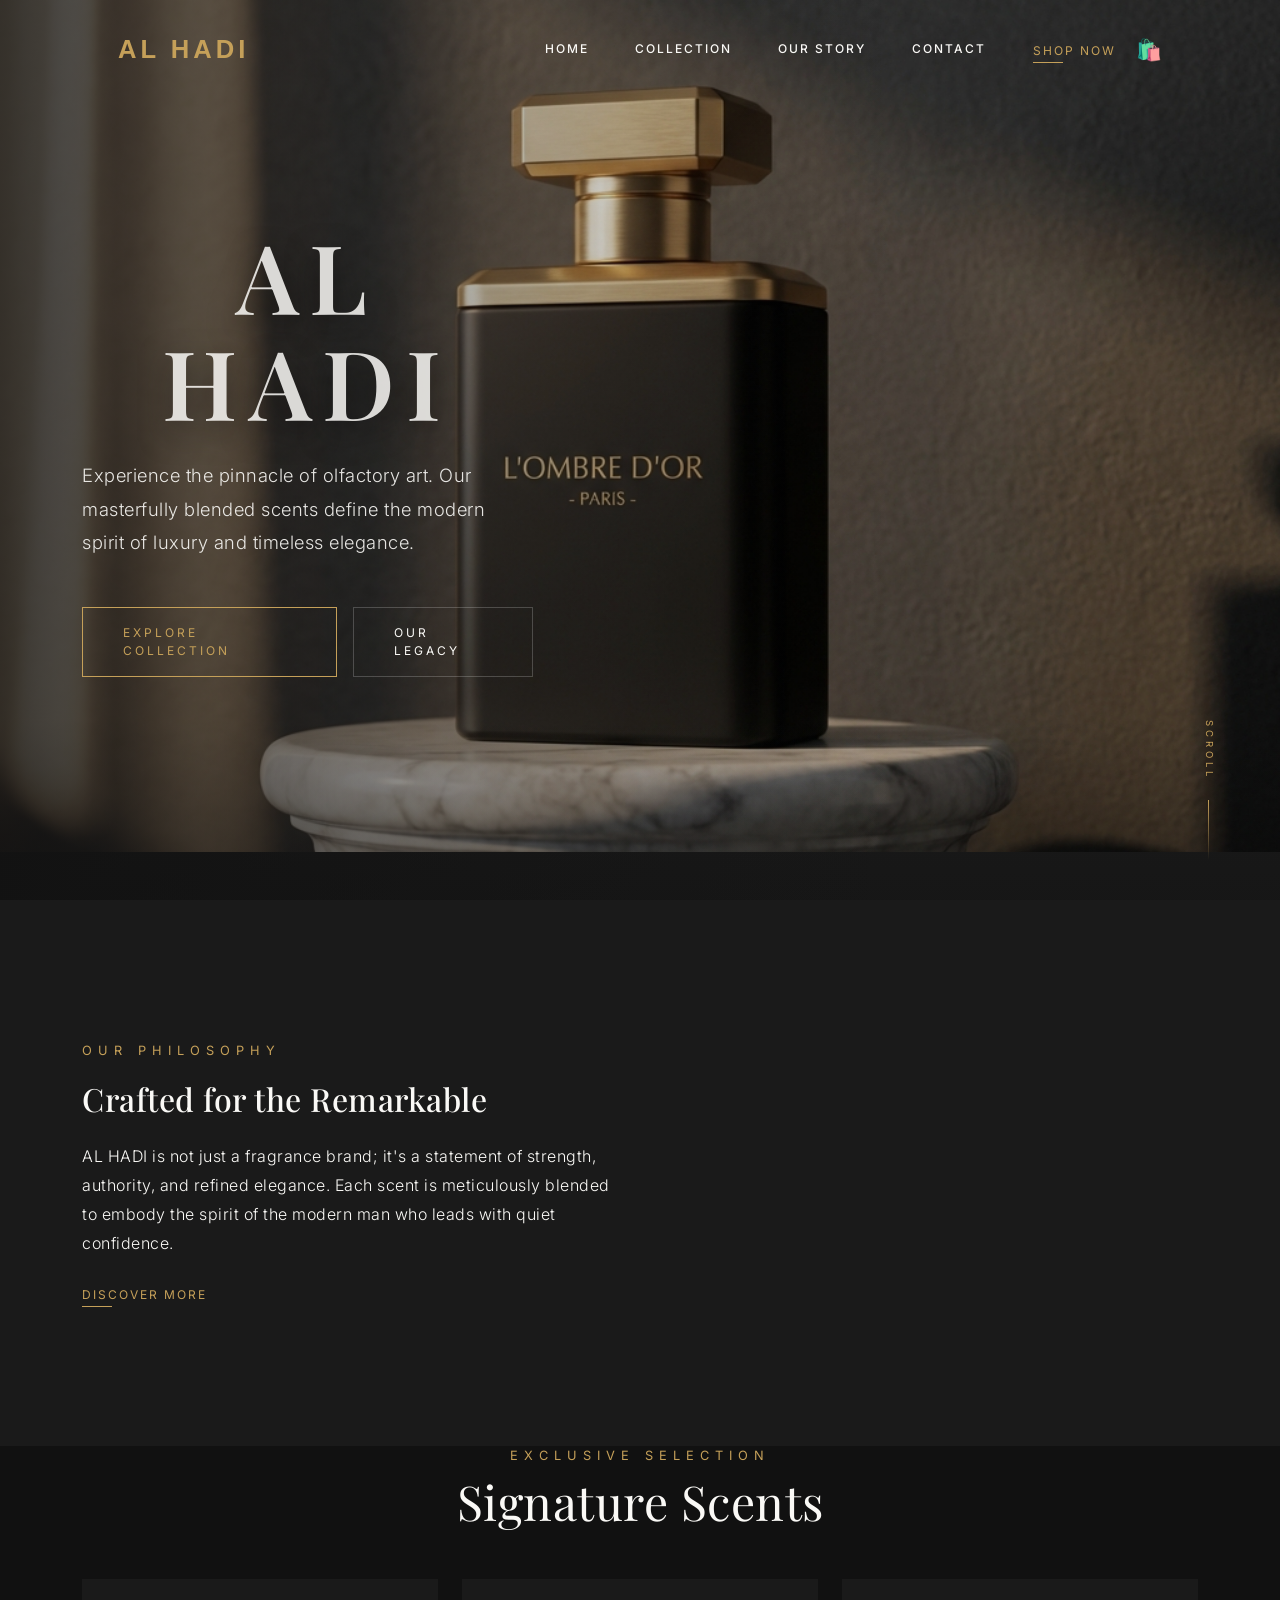
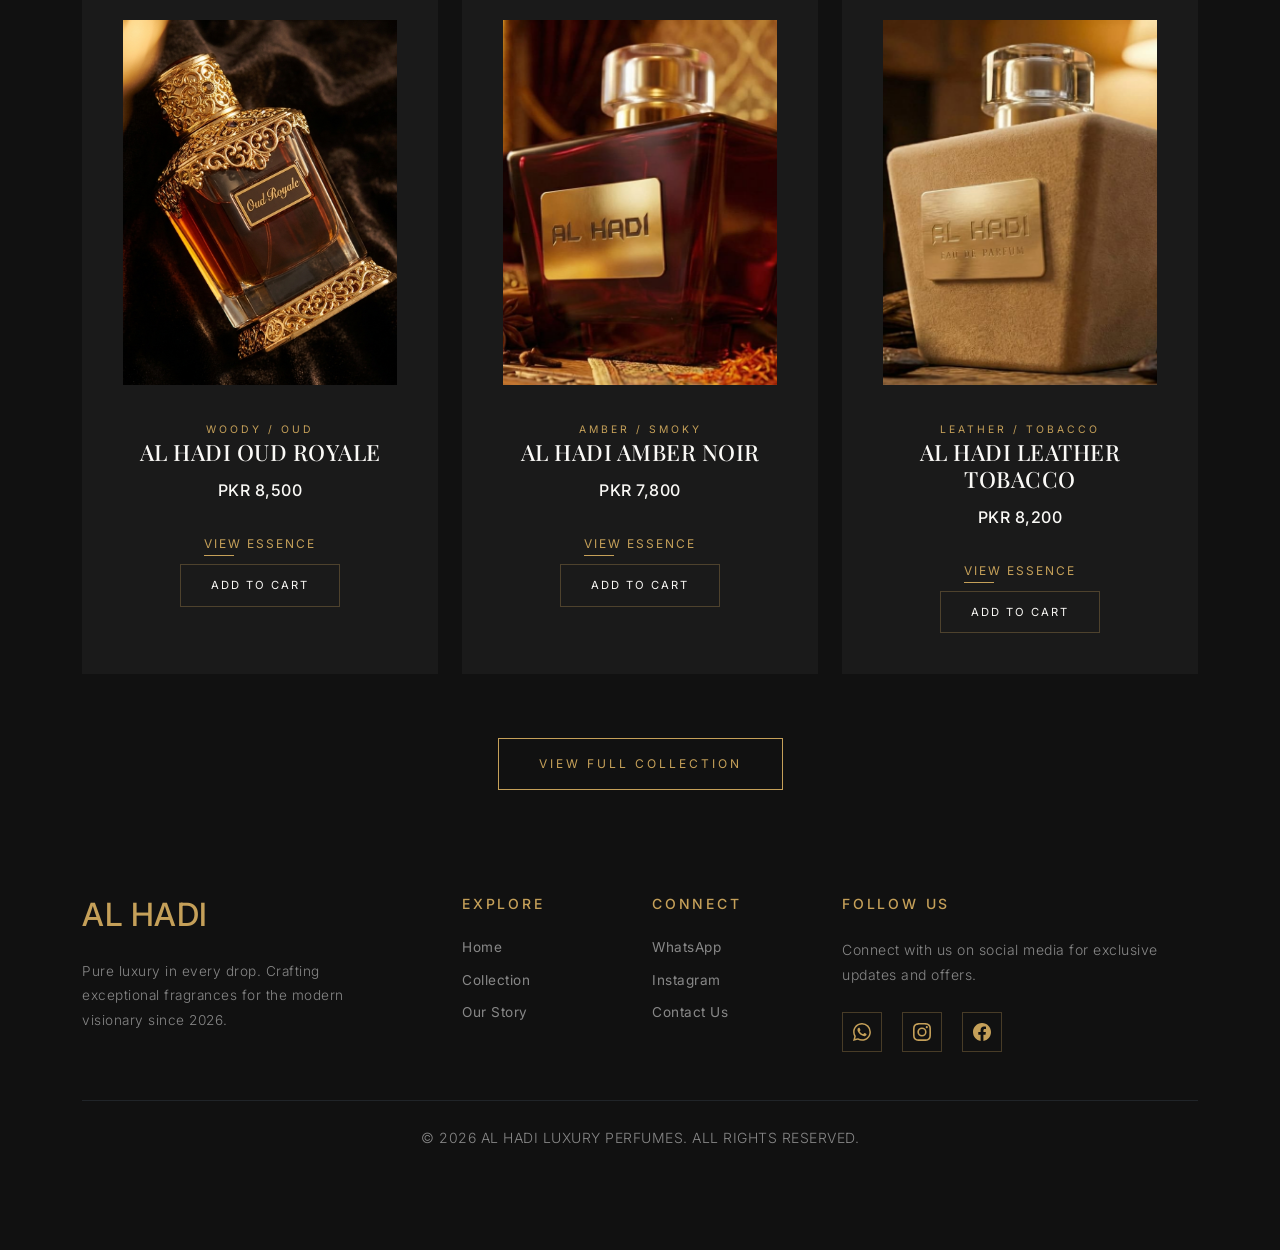
<file: index.html>
<!DOCTYPE html>
<html lang="en">

<head>
    <meta charset="UTF-8">
    <meta name="viewport" content="width=device-width, initial-scale=1.0">
    <title>AL HADI | Luxury Perfumes & Fragrances</title>
    <meta name="description"
        content="Discover the exclusive world of AL HADI. Premium luxury fragrances crafted for the modern man.">
    <!-- Bootstrap 5 CSS -->
    <link href="https://cdn.jsdelivr.net/npm/bootstrap@5.3.3/dist/css/bootstrap.min.css" rel="stylesheet">
    <!-- Google Fonts -->
    <link rel="preconnect" href="https://fonts.googleapis.com">
    <link rel="preconnect" href="https://fonts.gstatic.com" crossorigin>
    <link
        href="https://fonts.googleapis.com/css2?family=Playfair+Display:ital,wght@0,400..900;1,400..900&family=Inter:wght@100..900&display=swap"
        rel="stylesheet">
    <link rel="stylesheet" href="css/main.css">
</head>

<body>

    <nav class="navbar navbar-expand-lg fixed-top luxury-nav" id="mainNav">
        <div class="container px-4 px-lg-5">
            <a class="navbar-brand logo" href="index.html">Al Hadi</a>

            <button class="navbar-toggler" type="button" data-bs-toggle="collapse" data-bs-target="#navbarContent"
                aria-controls="navbarContent" aria-expanded="false" aria-label="Toggle navigation">
                <span class="navbar-toggler-icon"></span>
            </button>

            <div class="collapse navbar-collapse" id="navbarContent">
                <ul class="navbar-nav ms-auto mb-2 mb-lg-0">
                    <li class="nav-item"><a class="nav-link" href="index.html">Home</a></li>
                    <li class="nav-item"><a class="nav-link" href="collection.html">Collection</a></li>
                    <li class="nav-item"><a class="nav-link" href="about.html">Our Story</a></li>
                    <li class="nav-item"><a class="nav-link" href="contact.html">Contact</a></li>
                </ul>
                <div class="ms-lg-4 d-none d-lg-block">
                    <a href="collection.html" class="btn-minimal">Shop Now</a>
                </div>
                <div class="cart-icon-wrapper">
                    <span class="cart-icon">🛍️</span>
                    <span class="cart-badge" style="display: none;">0</span>
                </div>
            </div>
        </div>
    </nav>

    <section class="hero p-0">
        <div class="hero-overlay"></div>
        <img src="assets/hero_luxury_perfume_1768585364188.png" alt="AL HADI Luxury Perfume" class="hero-bg">
        <div class="container h-100">
            <div class="row h-100 align-items-center">
                <div class="col-lg-6 col-xl-5">
                    <div class="hero-content fade-up">
                        <h1 class="display-1">AL HADI</h1>
                        <p class="hero-description mb-5">Experience the pinnacle of olfactory art. Our masterfully
                            blended scents define the modern spirit of luxury and timeless elegance.</p>
                        <div class="d-flex gap-3">
                            <a href="collection.html" class="btn-premium">Explore Collection</a>
                            <a href="about.html" class="btn-outline-gold">Our Legacy</a>
                        </div>
                    </div>
                </div>
            </div>
        </div>
        <div class="scroll-indicator">
            <span>Scroll</span>
            <div class="line"></div>
        </div>
    </section>

    <section class="about-preview bg-matte">
        <div class="container">
            <div class="row align-items-center gy-5">
                <div class="col-lg-6">
                    <div class="about-text fade-up">
                        <span class="subtitle">Our Philosophy</span>
                        <h2 class="serif mb-4">Crafted for the Remarkable</h2>
                        <p class="mb-4">AL HADI is not just a fragrance brand; it's a statement of strength, authority,
                            and refined elegance. Each scent is meticulously blended to embody the spirit of the modern
                            man who leads with quiet confidence.</p>
                        <a href="about.html" class="btn-minimal">Discover more</a>
                    </div>
                </div>
                <div class="col-lg-6">
                    <div class="about-img fade-up">
                        <div class="img-wrapper reveal-right">
                            <img src="assets/lifestyle_placeholder.jpg" alt="Luxury Lifestyle" id="lifestyle-img"
                                class="img-fluid">
                        </div>
                    </div>
                </div>
            </div>
        </div>
    </section>

    <section class="featured">
        <div class="container">
            <div class="section-title text-center mb-5 fade-up">
                <span class="subtitle d-block mb-2">Exclusive Selection</span>
                <h2 class="serif display-5">Signature Scents</h2>
            </div>
            <div class="product-grid row g-4" id="featured-products">
                <!-- Featured products will be injected by JS -->
            </div>
            <div class="text-center mt-5 pt-3 fade-up">
                <a href="collection.html" class="btn-premium">View Full Collection</a>
            </div>
        </div>
    </section>

    <footer class="bg-black text-ivory">
        <div class="container py-6">
            <div class="row gy-5">
                <div class="col-lg-4 col-md-6">
                    <div class="footer-brand">
                        <h2 class="logo mb-4" style="color: var(--gold-accent);">AL HADI</h2>
                        <p class="text-muted pe-lg-5">Pure luxury in every drop. Crafting exceptional fragrances for the
                            modern visionary since 2026.</p>
                    </div>
                </div>
                <div class="col-lg-2 col-md-3 col-6">
                    <h5 class="text-gold mb-4 small tracking-widest text-uppercase">Explore</h5>
                    <ul class="list-unstyled footer-links">
                        <li><a href="index.html">Home</a></li>
                        <li><a href="collection.html">Collection</a></li>
                        <li><a href="about.html">Our Story</a></li>
                    </ul>
                </div>
                <div class="col-lg-2 col-md-3 col-6">
                    <h5 class="text-gold mb-4 small tracking-widest text-uppercase">Connect</h5>
                    <ul class="list-unstyled footer-links">
                        <li><a href="https://wa.me/923096273676">WhatsApp</a></li>
                        <li><a href="#">Instagram</a></li>
                        <li><a href="contact.html">Contact Us</a></li>
                    </ul>
                </div>
                <div class="col-lg-4 col-md-12">
                    <h5 class="text-gold mb-4 small tracking-widest text-uppercase">Follow Us</h5>
                    <p class="text-muted small mb-4">Connect with us on social media for exclusive updates and offers.
                    </p>
                    <div class="social-icons">
                        <a href="https://wa.me/923096273676" class="social-icon" aria-label="WhatsApp">
                            <svg width="18" height="18" fill="currentColor" viewBox="0 0 16 16">
                                <path
                                    d="M13.601 2.326A7.854 7.854 0 0 0 7.994 0C3.627 0 .068 3.558.064 7.926c0 1.399.366 2.76 1.057 3.965L0 16l4.204-1.102a7.933 7.933 0 0 0 3.79.965h.004c4.368 0 7.926-3.558 7.93-7.93A7.898 7.898 0 0 0 13.6 2.326zM7.994 14.521a6.573 6.573 0 0 1-3.356-.92l-.24-.144-2.494.654.666-2.433-.156-.251a6.56 6.56 0 0 1-1.007-3.505c0-3.626 2.957-6.584 6.591-6.584a6.56 6.56 0 0 1 4.66 1.931 6.557 6.557 0 0 1 1.928 4.66c-.004 3.639-2.961 6.592-6.592 6.592zm3.615-4.934c-.197-.099-1.17-.578-1.353-.646-.182-.065-.315-.099-.445.099-.133.197-.513.646-.627.775-.114.133-.232.148-.43.05-.197-.1-.836-.308-1.592-.985-.59-.525-.985-1.175-1.103-1.372-.114-.198-.011-.304.088-.403.087-.088.197-.232.296-.346.1-.114.133-.198.198-.33.065-.134.034-.248-.015-.347-.05-.099-.445-1.076-.612-1.47-.16-.389-.323-.335-.445-.34-.114-.007-.247-.007-.38-.007a.729.729 0 0 0-.529.247c-.182.198-.691.677-.691 1.654 0 .977.71 1.916.81 2.049.098.133 1.394 2.132 3.383 2.992.47.205.84.326 1.129.418.475.152.904.129 1.246.08.38-.058 1.171-.48 1.338-.943.164-.464.164-.86.114-.943-.049-.084-.182-.133-.38-.232z" />
                            </svg>
                        </a>
                        <a href="https://instagram.com/alhadi_perfumes" class="social-icon" aria-label="Instagram"
                            target="_blank">
                            <svg width="18" height="18" fill="currentColor" viewBox="0 0 16 16">
                                <path
                                    d="M8 0C5.829 0 5.556.01 4.703.048 3.85.088 3.269.222 2.76.42a3.917 3.917 0 0 0-1.417.923A3.927 3.927 0 0 0 .42 2.76C.222 3.268.087 3.85.048 4.7.01 5.555 0 5.827 0 8.001c0 2.172.01 2.444.048 3.297.04.852.174 1.433.372 1.942.205.526.478.972.923 1.417.444.445.89.719 1.416.923.51.198 1.09.333 1.942.372C5.555 15.99 5.827 16 8 16s2.444-.01 3.298-.048c.851-.04 1.434-.174 1.943-.372a3.916 3.916 0 0 0 1.416-.923c.445-.445.718-.891.923-1.417.197-.509.332-1.09.372-1.942C15.99 10.445 16 10.173 16 8s-.01-2.445-.048-3.299c-.04-.851-.175-1.433-.372-1.941a3.926 3.926 0 0 0-.923-1.417A3.911 3.911 0 0 0 13.24.42c-.51-.198-1.092-.333-1.943-.372C10.443.01 10.172 0 7.998 0h.003zm-.717 1.442h.718c2.136 0 2.389.007 3.232.046.78.035 1.204.166 1.486.275.373.145.64.319.92.599.28.28.453.546.598.92.11.281.24.705.275 1.485.039.843.047 1.096.047 3.231s-.008 2.389-.047 3.232c-.035.78-.166 1.203-.275 1.485a2.47 2.47 0 0 1-.599.919c-.28.28-.546.453-.92.598-.28.11-.704.24-1.485.276-.843.038-1.096.047-3.232.047s-2.39-.009-3.233-.047c-.78-.036-1.203-.166-1.485-.276a2.478 2.478 0 0 1-.92-.598 2.48 2.48 0 0 1-.6-.92c-.109-.281-.24-.705-.275-1.485-.038-.843-.046-1.096-.046-3.233 0-2.136.008-2.388.046-3.231.036-.78.166-1.204.276-1.486.145-.373.319-.64.599-.92.28-.28.546-.453.92-.598.282-.11.705-.24 1.485-.276.738-.034 1.024-.044 2.515-.045v.002zm4.988 1.328a.96.96 0 1 0 0 1.92.96.96 0 0 0 0-1.92zm-4.27 1.122a4.109 4.109 0 1 0 0 8.217 4.109 4.109 0 0 0 0-8.217zm0 1.441a2.667 2.667 0 1 1 0 5.334 2.667 2.667 0 0 1 0-5.334z" />
                            </svg>
                        </a>
                        <a href="https://facebook.com/alhadiperfumes" class="social-icon" aria-label="Facebook"
                            target="_blank">
                            <svg width="18" height="18" fill="currentColor" viewBox="0 0 16 16">
                                <path
                                    d="M16 8.049c0-4.446-3.582-8.05-8-8.05C3.58 0-.002 3.603-.002 8.05c0 4.017 2.926 7.347 6.75 7.951v-5.625h-2.03V8.05H6.75V6.275c0-2.017 1.195-3.131 3.022-3.131.876 0 1.791.157 1.791.157v1.98h-1.009c-.993 0-1.303.621-1.303 1.258v1.51h2.218l-.354 2.326H9.25V16c3.824-.604 6.75-3.934 6.75-7.951z" />
                            </svg>
                        </a>
                    </div>
                </div>
            </div>
            <div class="footer-bottom mt-5 pt-4 border-top border-dark text-center">
                <p class="small text-muted mb-0">&copy; 2026 AL HADI LUXURY PERFUMES. ALL RIGHTS RESERVED.</p>
            </div>
        </div>
    </footer>

    <!-- Bootstrap JS Bundle -->
    <!-- Bootstrap JS Bundle -->
    <script src="https://cdn.jsdelivr.net/npm/bootstrap@5.3.3/dist/js/bootstrap.bundle.min.js"></script>
    <script src="js/products.js"></script>
    <script src="js/main.js"></script>
</body>

</html>
</file>
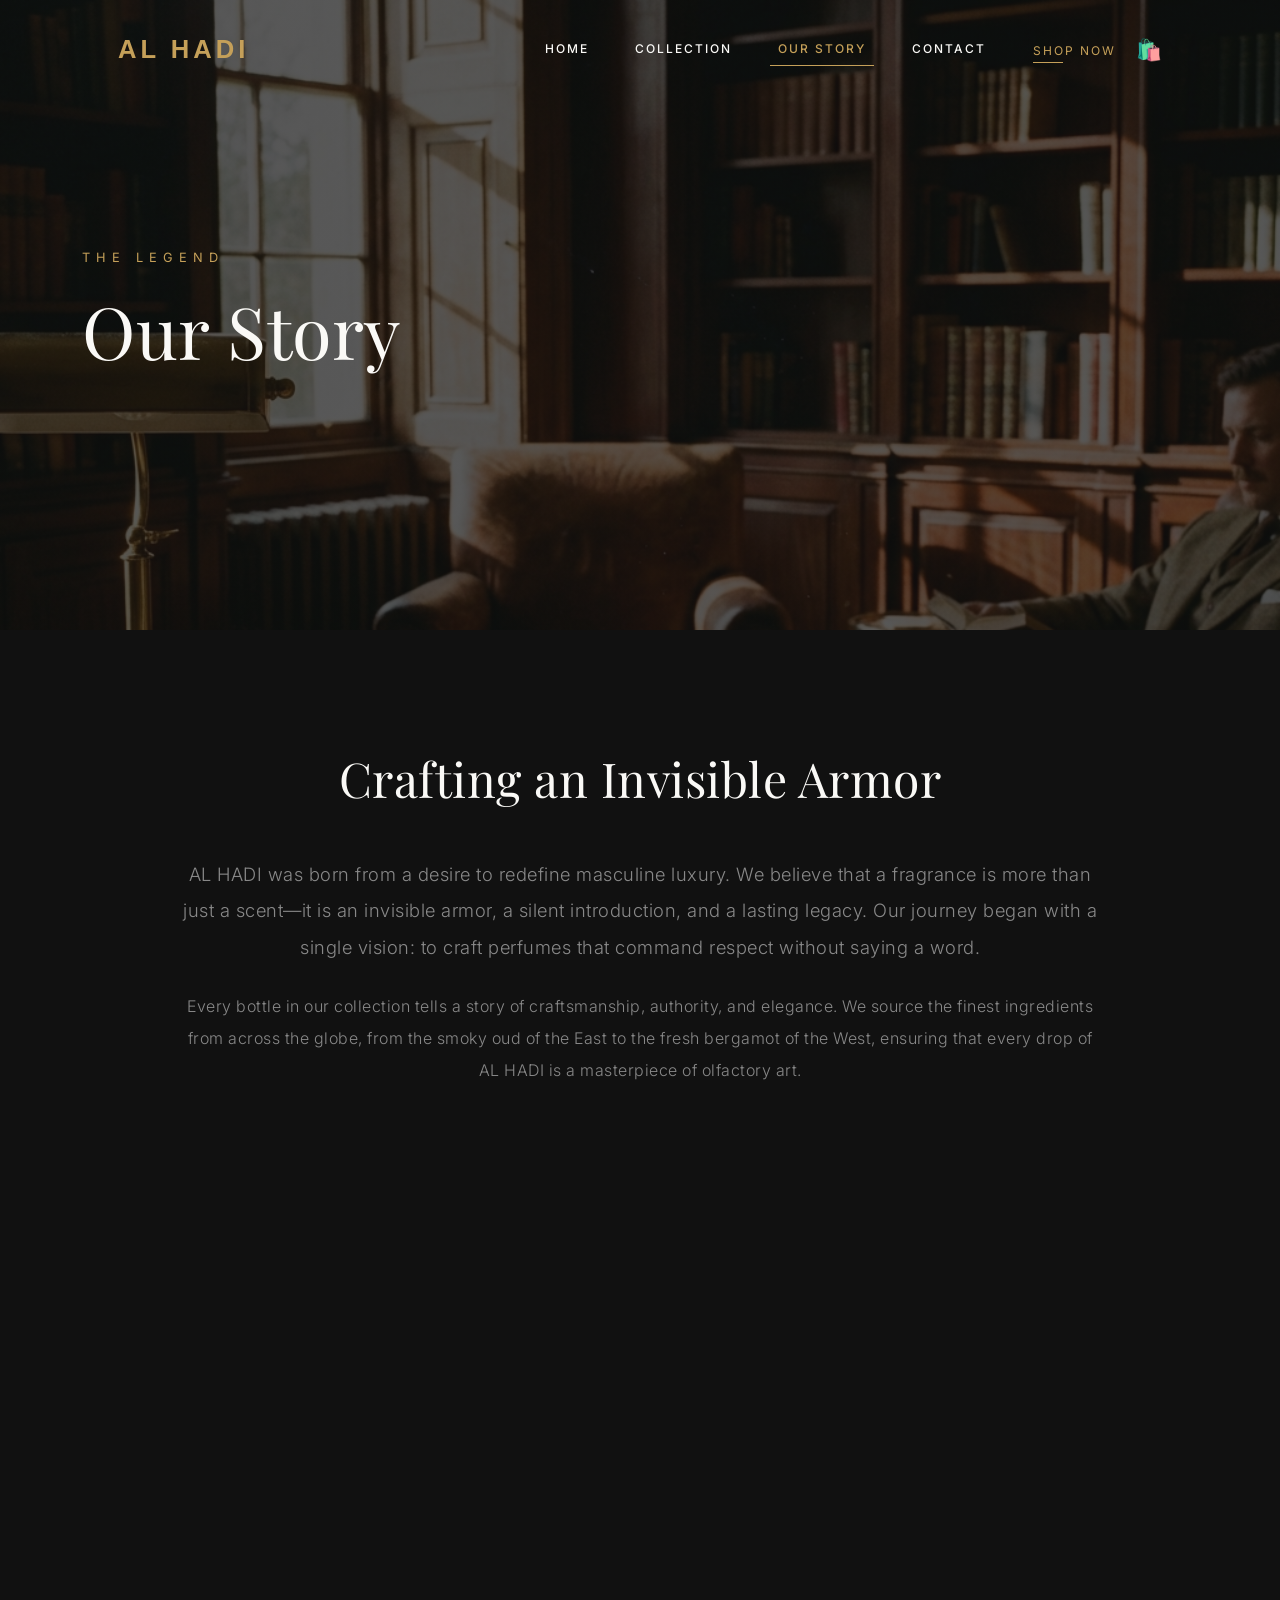
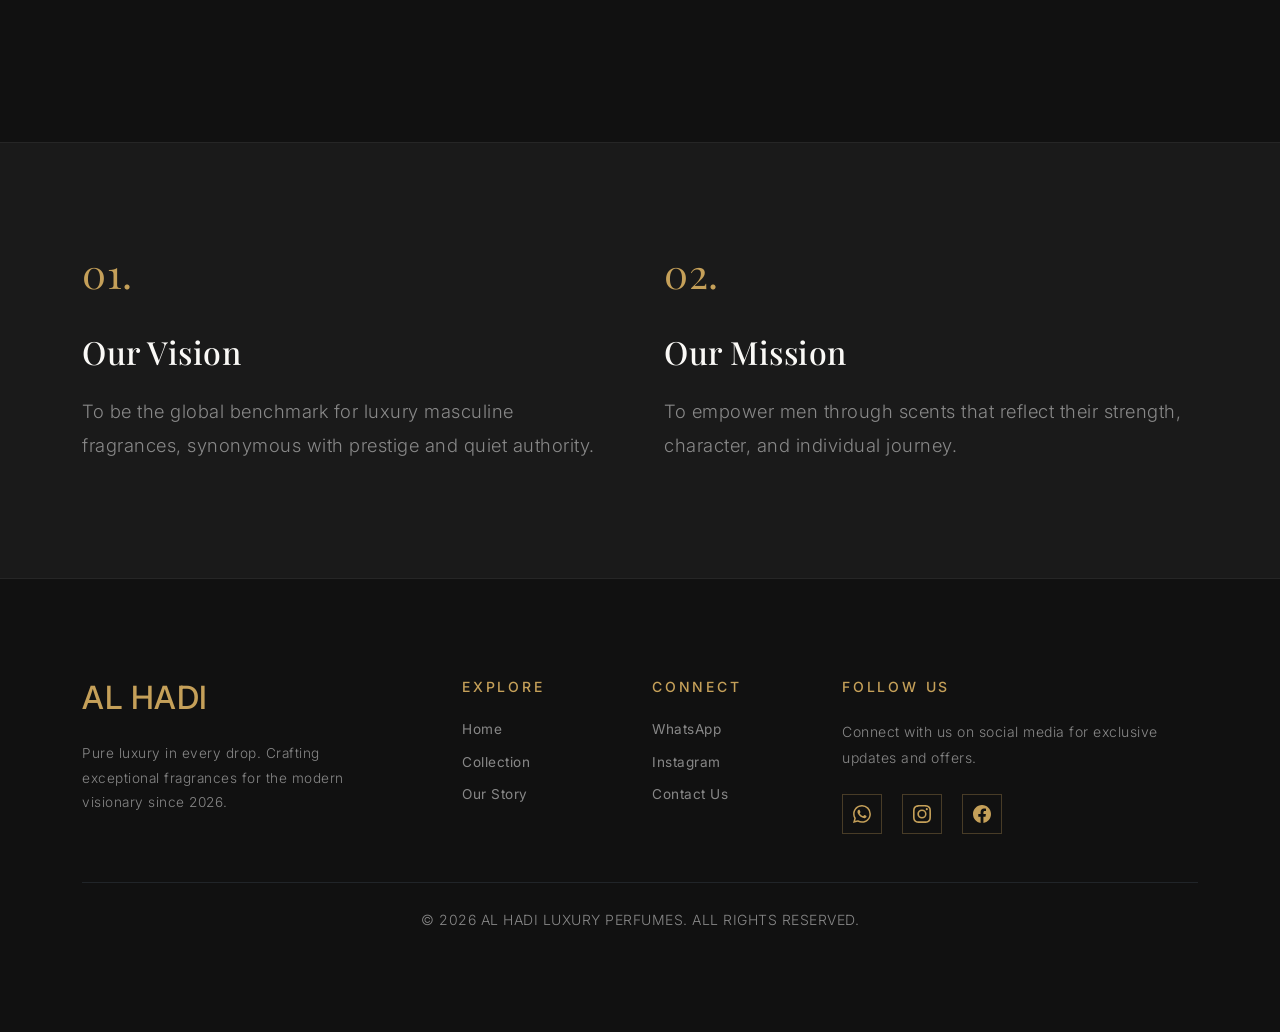
<file: about.html>
<!DOCTYPE html>
<html lang="en">

<head>
    <meta charset="UTF-8">
    <meta name="viewport" content="width=device-width, initial-scale=1.0">
    <title>Our Story | AL HADI Luxury Perfumes</title>
    <!-- Bootstrap 5 CSS -->
    <link href="https://cdn.jsdelivr.net/npm/bootstrap@5.3.3/dist/css/bootstrap.min.css" rel="stylesheet">
    <!-- Google Fonts -->
    <link rel="preconnect" href="https://fonts.googleapis.com">
    <link rel="preconnect" href="https://fonts.gstatic.com" crossorigin>
    <link
        href="https://fonts.googleapis.com/css2?family=Playfair+Display:ital,wght@0,400..900;1,400..900&family=Inter:wght@100..900&display=swap"
        rel="stylesheet">
    <link rel="stylesheet" href="css/main.css">
    <style>
        .about-hero {
            height: 70vh;
            display: flex;
            align-items: center;
            position: relative;
            background: linear-gradient(rgba(17, 17, 17, 0.7), rgba(17, 17, 17, 0.7)), url('assets/lifestyle_placeholder.jpg');
            background-size: cover;
            background-position: center;
            background-attachment: fixed;
        }

        .story-block {
            padding: 120px 0 60px 0;
        }

        .vision-mission {
            padding: 100px 0;
            border-top: 1px solid rgba(255, 255, 255, 0.05);
            border-bottom: 1px solid rgba(255, 255, 255, 0.05);
        }

        .philosophy-icon {
            font-size: 2.5rem;
            color: var(--gold-accent);
            margin-bottom: 30px;
        }
    </style>
</head>

<body class="bg-black">

    <nav class="navbar navbar-expand-lg fixed-top luxury-nav scrolled" id="mainNav">
        <div class="container px-4 px-lg-5">
            <a class="navbar-brand logo" href="index.html">AL HADI</a>

            <button class="navbar-toggler" type="button" data-bs-toggle="collapse" data-bs-target="#navbarContent"
                aria-controls="navbarContent" aria-expanded="false" aria-label="Toggle navigation">
                <span class="navbar-toggler-icon"></span>
            </button>

            <div class="collapse navbar-collapse" id="navbarContent">
                <ul class="navbar-nav ms-auto mb-2 mb-lg-0">
                    <li class="nav-item"><a class="nav-link" href="index.html">Home</a></li>
                    <li class="nav-item"><a class="nav-link" href="collection.html">Collection</a></li>
                    <li class="nav-item"><a class="nav-link active" href="about.html">Our Story</a></li>
                    <li class="nav-item"><a class="nav-link" href="contact.html">Contact</a></li>
                </ul>
                <div class="ms-lg-4 d-none d-lg-block">
                    <a href="collection.html" class="btn-minimal">Shop Now</a>
                </div>
                <div class="cart-icon-wrapper">
                    <span class="cart-icon">🛍️</span>
                    <span class="cart-badge" style="display: none;">0</span>
                </div>
            </div>
        </div>
    </nav>

    <section class="about-hero">
        <div class="container">
            <div class="fade-up">
                <span class="subtitle">The Legend</span>
                <h1 class="serif display-2">Our Story</h1>
            </div>
        </div>
    </section>

    <main>
        <div class="story-block">
            <div class="container">
                <div class="row justify-content-center text-center">
                    <div class="col-lg-10">
                        <div class="fade-up">
                            <h2 class="serif display-5 mb-5">Crafting an Invisible Armor</h2>
                            <p class="lead text-muted mb-4" style="line-height: 2;">AL HADI was born from a desire to
                                redefine masculine luxury. We believe that a fragrance is more than just a scent—it is
                                an invisible armor, a silent introduction, and a lasting legacy. Our journey began with
                                a single vision: to craft perfumes that command respect without saying a word.</p>
                            <p class="text-muted mb-5" style="line-height: 2;">Every bottle in our collection tells a
                                story of craftsmanship, authority, and elegance. We source the finest ingredients from
                                across the globe, from the smoky oud of the East to the fresh bergamot of the West,
                                ensuring that every drop of AL HADI is a masterpiece of olfactory art.</p>
                            <img src="assets/lifestyle_placeholder.jpg" alt="Legacy" class="img-fluid reveal-right mt-5"
                                style="max-height: 500px; width: 100%; object-fit: cover;">
                        </div>
                    </div>
                </div>
            </div>
        </div>

        <div class="vision-mission bg-matte">
            <div class="container">
                <div class="row g-5">
                    <div class="col-md-6">
                        <div class="fade-up">
                            <div class="philosophy-icon serif">01.</div>
                            <h3 class="serif h2 mb-4">Our Vision</h3>
                            <p class="text-muted lead">To be the global benchmark for luxury masculine fragrances,
                                synonymous with prestige and quiet authority.</p>
                        </div>
                    </div>
                    <div class="col-md-6">
                        <div class="fade-up">
                            <div class="philosophy-icon serif">02.</div>
                            <h3 class="serif h2 mb-4">Our Mission</h3>
                            <p class="text-muted lead">To empower men through scents that reflect their strength,
                                character, and individual journey.</p>
                        </div>
                    </div>
                </div>
            </div>
        </div>
    </main>

    <footer class="bg-black text-ivory">
        <div class="container py-6">
            <div class="row gy-5">
                <div class="col-lg-4 col-md-6">
                    <div class="footer-brand">
                        <h2 class="logo mb-4" style="color: var(--gold-accent);">AL HADI</h2>
                        <p class="text-muted pe-lg-5">Pure luxury in every drop. Crafting exceptional fragrances for the
                            modern visionary since 2026.</p>
                    </div>
                </div>
                <div class="col-lg-2 col-md-3 col-6">
                    <h5 class="text-gold mb-4 small tracking-widest text-uppercase">Explore</h5>
                    <ul class="list-unstyled footer-links">
                        <li><a href="index.html">Home</a></li>
                        <li><a href="collection.html">Collection</a></li>
                        <li><a href="about.html">Our Story</a></li>
                    </ul>
                </div>
                <div class="col-lg-2 col-md-3 col-6">
                    <h5 class="text-gold mb-4 small tracking-widest text-uppercase">Connect</h5>
                    <ul class="list-unstyled footer-links">
                        <li><a href="https://wa.me/923096273676">WhatsApp</a></li>
                        <li><a href="#">Instagram</a></li>
                        <li><a href="contact.html">Contact Us</a></li>
                    </ul>
                </div>
                <div class="col-lg-4 col-md-12">
                    <h5 class="text-gold mb-4 small tracking-widest text-uppercase">Follow Us</h5>
                    <p class="text-muted small mb-4">Connect with us on social media for exclusive updates and offers.
                    </p>
                    <div class="social-icons">
                        <a href="https://wa.me/923096273676" class="social-icon" aria-label="WhatsApp">
                            <svg width="18" height="18" fill="currentColor" viewBox="0 0 16 16">
                                <path
                                    d="M13.601 2.326A7.854 7.854 0 0 0 7.994 0C3.627 0 .068 3.558.064 7.926c0 1.399.366 2.76 1.057 3.965L0 16l4.204-1.102a7.933 7.933 0 0 0 3.79.965h.004c4.368 0 7.926-3.558 7.93-7.93A7.898 7.898 0 0 0 13.6 2.326zM7.994 14.521a6.573 6.573 0 0 1-3.356-.92l-.24-.144-2.494.654.666-2.433-.156-.251a6.56 6.56 0 0 1-1.007-3.505c0-3.626 2.957-6.584 6.591-6.584a6.56 6.56 0 0 1 4.66 1.931 6.557 6.557 0 0 1 1.928 4.66c-.004 3.639-2.961 6.592-6.592 6.592zm3.615-4.934c-.197-.099-1.17-.578-1.353-.646-.182-.065-.315-.099-.445.099-.133.197-.513.646-.627.775-.114.133-.232.148-.43.05-.197-.1-.836-.308-1.592-.985-.59-.525-.985-1.175-1.103-1.372-.114-.198-.011-.304.088-.403.087-.088.197-.232.296-.346.1-.114.133-.198.198-.33.065-.134.034-.248-.015-.347-.05-.099-.445-1.076-.612-1.47-.16-.389-.323-.335-.445-.34-.114-.007-.247-.007-.38-.007a.729.729 0 0 0-.529.247c-.182.198-.691.677-.691 1.654 0 .977.71 1.916.81 2.049.098.133 1.394 2.132 3.383 2.992.47.205.84.326 1.129.418.475.152.904.129 1.246.08.38-.058 1.171-.48 1.338-.943.164-.464.164-.86.114-.943-.049-.084-.182-.133-.38-.232z" />
                            </svg>
                        </a>
                        <a href="https://instagram.com/alhadi_perfumes" class="social-icon" aria-label="Instagram"
                            target="_blank">
                            <svg width="18" height="18" fill="currentColor" viewBox="0 0 16 16">
                                <path
                                    d="M8 0C5.829 0 5.556.01 4.703.048 3.85.088 3.269.222 2.76.42a3.917 3.917 0 0 0-1.417.923A3.927 3.927 0 0 0 .42 2.76C.222 3.268.087 3.85.048 4.7.01 5.555 0 5.827 0 8.001c0 2.172.01 2.444.048 3.297.04.852.174 1.433.372 1.942.205.526.478.972.923 1.417.444.445.89.719 1.416.923.51.198 1.09.333 1.942.372C5.555 15.99 5.827 16 8 16s2.444-.01 3.298-.048c.851-.04 1.434-.174 1.943-.372a3.916 3.916 0 0 0 1.416-.923c.445-.445.718-.891.923-1.417.197-.509.332-1.09.372-1.942C15.99 10.445 16 10.173 16 8s-.01-2.445-.048-3.299c-.04-.851-.175-1.433-.372-1.941a3.926 3.926 0 0 0-.923-1.417A3.911 3.911 0 0 0 13.24.42c-.51-.198-1.092-.333-1.943-.372C10.443.01 10.172 0 7.998 0h.003zm-.717 1.442h.718c2.136 0 2.389.007 3.232.046.78.035 1.204.166 1.486.275.373.145.64.319.92.599.28.28.453.546.598.92.11.281.24.705.275 1.485.039.843.047 1.096.047 3.231s-.008 2.389-.047 3.232c-.035.78-.166 1.203-.275 1.485a2.47 2.47 0 0 1-.599.919c-.28.28-.546.453-.92.598-.28.11-.704.24-1.485.276-.843.038-1.096.047-3.232.047s-2.39-.009-3.233-.047c-.78-.036-1.203-.166-1.485-.276a2.478 2.478 0 0 1-.92-.598 2.48 2.48 0 0 1-.6-.92c-.109-.281-.24-.705-.275-1.485-.038-.843-.046-1.096-.046-3.233 0-2.136.008-2.388.046-3.231.036-.78.166-1.204.276-1.486.145-.373.319-.64.599-.92.28-.28.546-.453.92-.598.282-.11.705-.24 1.485-.276.738-.034 1.024-.044 2.515-.045v.002zm4.988 1.328a.96.96 0 1 0 0 1.92.96.96 0 0 0 0-1.92zm-4.27 1.122a4.109 4.109 0 1 0 0 8.217 4.109 4.109 0 0 0 0-8.217zm0 1.441a2.667 2.667 0 1 1 0 5.334 2.667 2.667 0 0 1 0-5.334z" />
                            </svg>
                        </a>
                        <a href="https://facebook.com/alhadiperfumes" class="social-icon" aria-label="Facebook"
                            target="_blank">
                            <svg width="18" height="18" fill="currentColor" viewBox="0 0 16 16">
                                <path
                                    d="M16 8.049c0-4.446-3.582-8.05-8-8.05C3.58 0-.002 3.603-.002 8.05c0 4.017 2.926 7.347 6.75 7.951v-5.625h-2.03V8.05H6.75V6.275c0-2.017 1.195-3.131 3.022-3.131.876 0 1.791.157 1.791.157v1.98h-1.009c-.993 0-1.303.621-1.303 1.258v1.51h2.218l-.354 2.326H9.25V16c3.824-.604 6.75-3.934 6.75-7.951z" />
                            </svg>
                        </a>
                    </div>
                </div>
            </div>
            <div class="footer-bottom mt-5 pt-4 border-top border-dark text-center">
                <p class="small text-muted mb-0">&copy; 2026 AL HADI LUXURY PERFUMES. ALL RIGHTS RESERVED.</p>
            </div>
        </div>
    </footer>

    <!-- Bootstrap JS Bundle -->
    <!-- Bootstrap JS Bundle -->
    <script src="https://cdn.jsdelivr.net/npm/bootstrap@5.3.3/dist/js/bootstrap.bundle.min.js"></script>
    <script src="js/products.js"></script>
    <script src="js/main.js"></script>
</body>

</html>
</file>
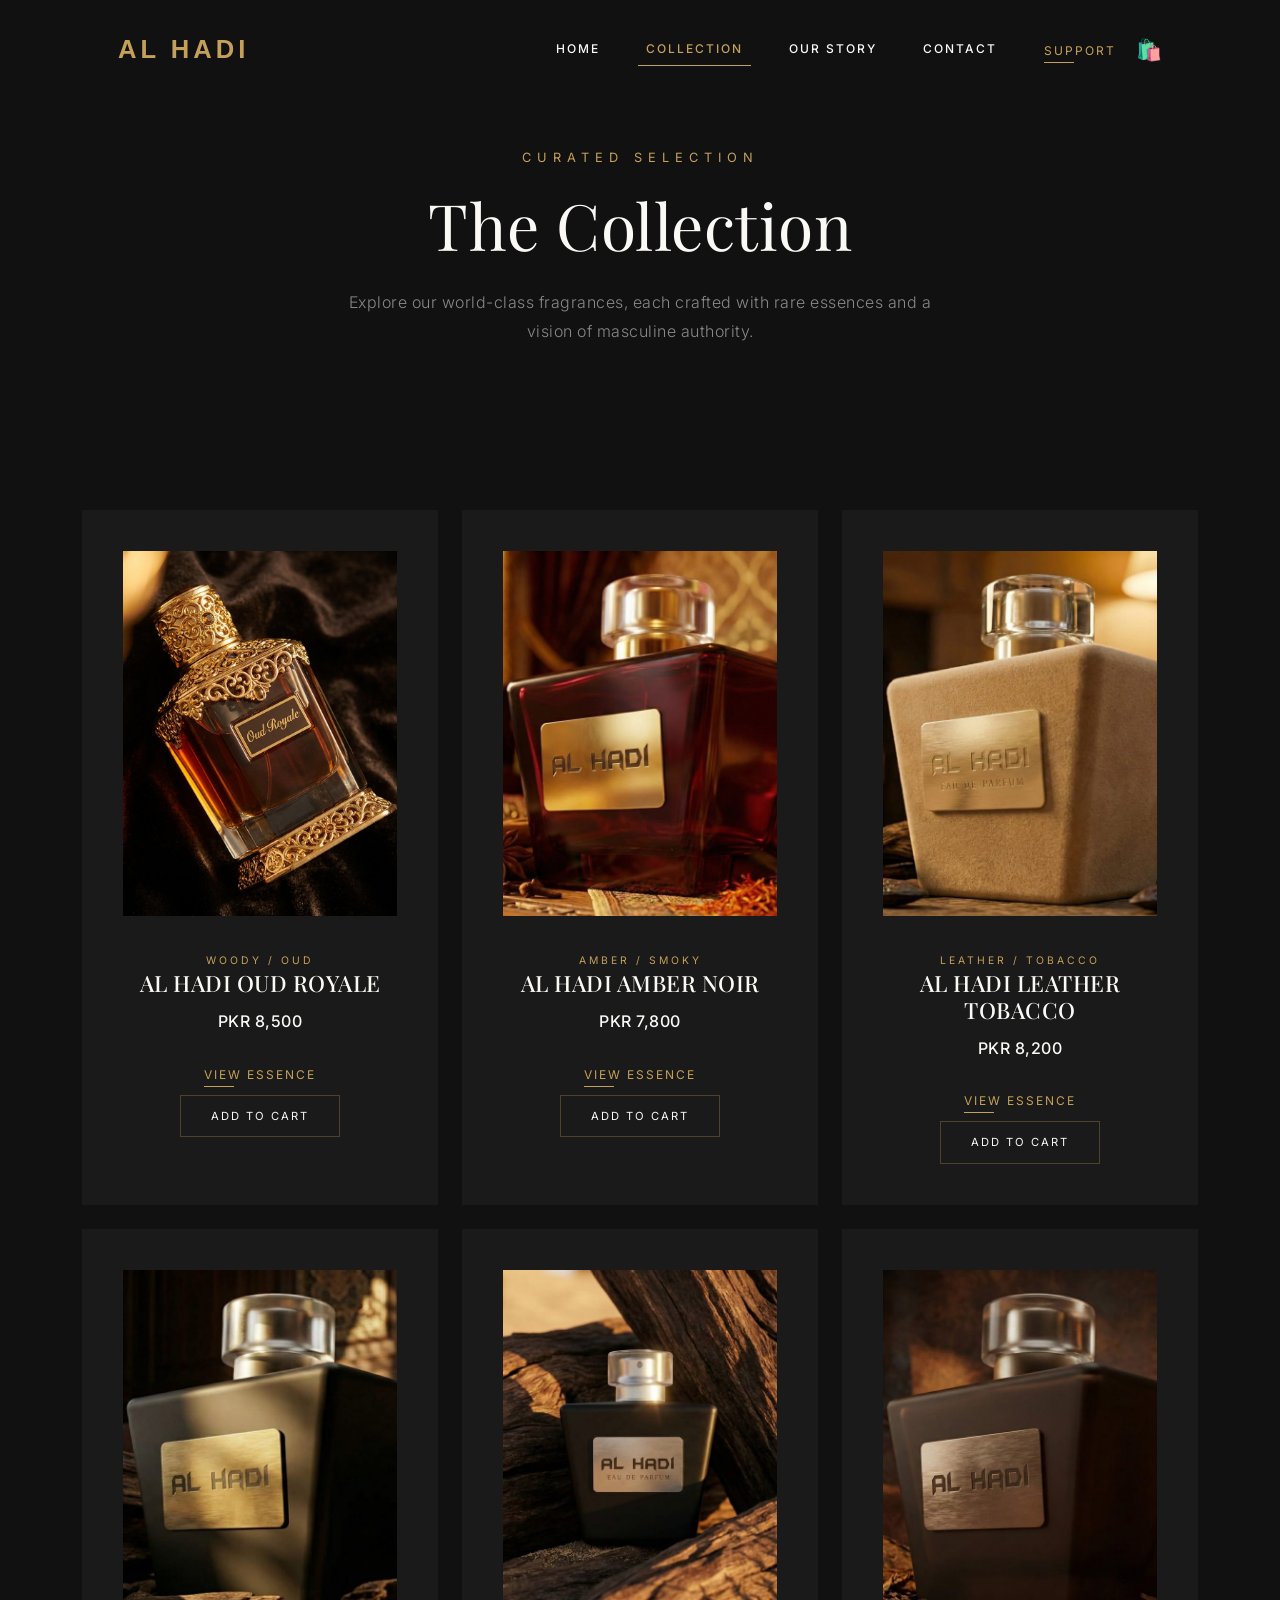
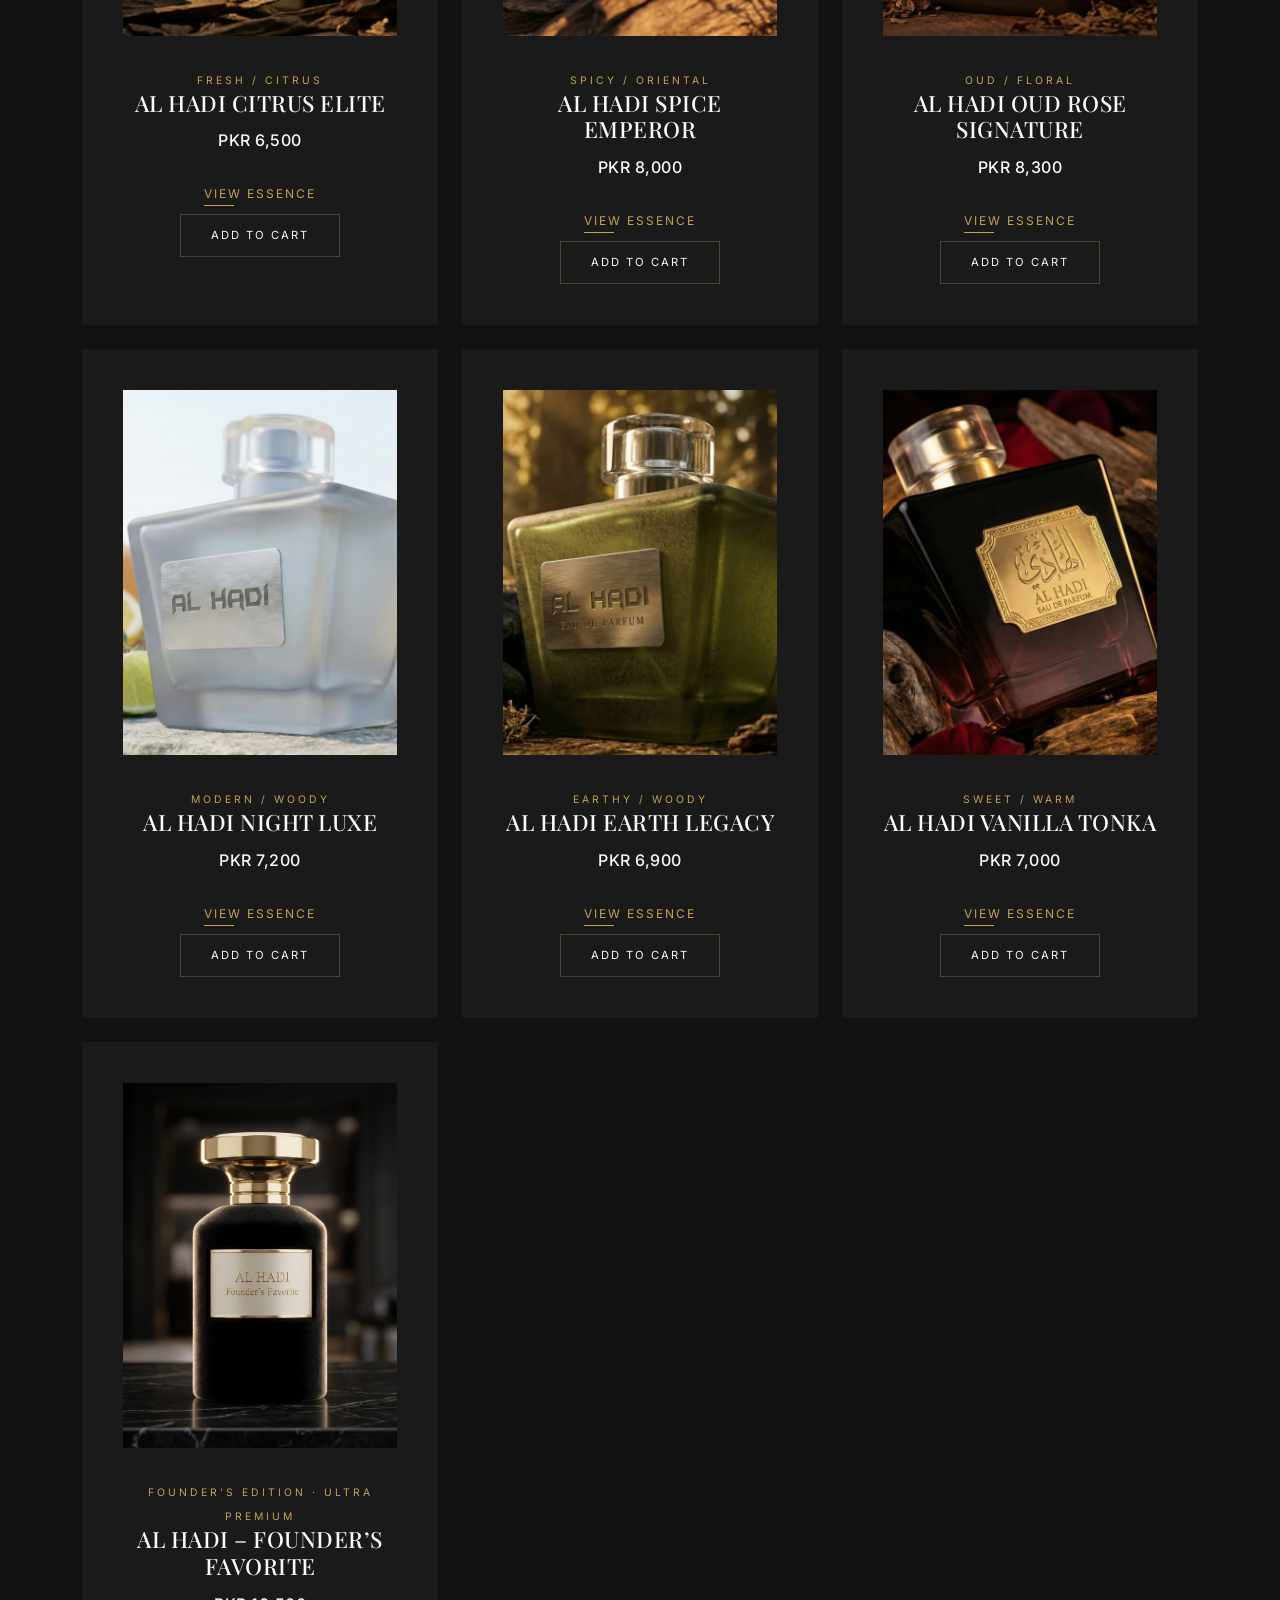
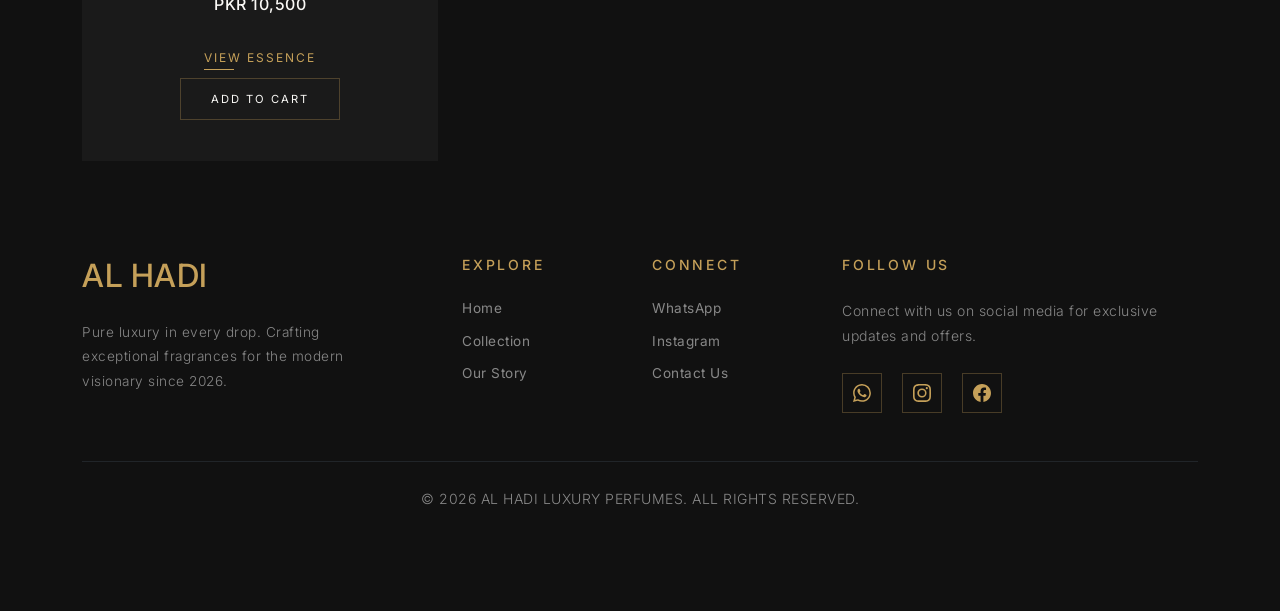
<file: collection.html>
<!DOCTYPE html>
<html lang="en">

<head>
    <meta charset="UTF-8">
    <meta name="viewport" content="width=device-width, initial-scale=1.0">
    <title>The Collection | AL HADI Luxury Perfumes</title>
    <!-- Bootstrap 5 CSS -->
    <link href="https://cdn.jsdelivr.net/npm/bootstrap@5.3.3/dist/css/bootstrap.min.css" rel="stylesheet">
    <!-- Google Fonts -->
    <link rel="preconnect" href="https://fonts.googleapis.com">
    <link rel="preconnect" href="https://fonts.gstatic.com" crossorigin>
    <link
        href="https://fonts.googleapis.com/css2?family=Playfair+Display:ital,wght@0,400..900;1,400..900&family=Inter:wght@100..900&display=swap"
        rel="stylesheet">
    <link rel="stylesheet" href="css/main.css">
</head>

<body class="bg-black">

    <nav class="navbar navbar-expand-lg fixed-top luxury-nav scrolled" id="mainNav">
        <div class="container px-4 px-lg-5">
            <a class="navbar-brand logo" href="index.html">AL HADI</a>

            <button class="navbar-toggler" type="button" data-bs-toggle="collapse" data-bs-target="#navbarContent"
                aria-controls="navbarContent" aria-expanded="false" aria-label="Toggle navigation">
                <span class="navbar-toggler-icon"></span>
            </button>

            <div class="collapse navbar-collapse" id="navbarContent">
                <ul class="navbar-nav ms-auto mb-2 mb-lg-0">
                    <li class="nav-item"><a class="nav-link" href="index.html">Home</a></li>
                    <li class="nav-item"><a class="nav-link active" href="collection.html">Collection</a></li>
                    <li class="nav-item"><a class="nav-link" href="about.html">Our Story</a></li>
                    <li class="nav-item"><a class="nav-link" href="contact.html">Contact</a></li>
                </ul>
                <div class="ms-lg-4 d-none d-lg-block">
                    <a href="contact.html" class="btn-minimal">Support</a>
                </div>
                <div class="cart-icon-wrapper">
                    <span class="cart-icon">🛍️</span>
                    <span class="cart-badge" style="display: none;">0</span>
                </div>
            </div>
        </div>
    </nav>

    <main>
        <section class="page-banner py-6 pt-10 mt-5">
            <div class="container text-center">
                <div class="fade-up">
                    <span class="subtitle">Curated Selection</span>
                    <h1 class="serif display-3 mb-4">The Collection</h1>
                    <p class="text-muted mx-auto" style="max-width: 600px;">Explore our world-class fragrances, each
                        crafted with rare essences and a vision of masculine authority.</p>
                </div>
            </div>
        </section>

        <section class="collection-grid py-5">
            <div class="container">
                <div class="row g-4" id="shop-grid">
                    <!-- Products injected by JS -->
                </div>
            </div>
        </section>
    </main>

    <footer class="bg-black text-ivory">
        <div class="container py-6 pt-5">
            <div class="row gy-5">
                <div class="col-lg-4 col-md-6">
                    <div class="footer-brand">
                        <h2 class="logo mb-4" style="color: var(--gold-accent);">AL HADI</h2>
                        <p class="text-muted pe-lg-5">Pure luxury in every drop. Crafting exceptional fragrances for the
                            modern visionary since 2026.</p>
                    </div>
                </div>
                <div class="col-lg-2 col-md-3 col-6">
                    <h5 class="text-gold mb-4 small tracking-widest text-uppercase">Explore</h5>
                    <ul class="list-unstyled footer-links">
                        <li><a href="index.html">Home</a></li>
                        <li><a href="collection.html">Collection</a></li>
                        <li><a href="about.html">Our Story</a></li>
                    </ul>
                </div>
                <div class="col-lg-2 col-md-3 col-6">
                    <h5 class="text-gold mb-4 small tracking-widest text-uppercase">Connect</h5>
                    <ul class="list-unstyled footer-links">
                        <li><a href="https://wa.me/923096273676">WhatsApp</a></li>
                        <li><a href="#">Instagram</a></li>
                        <li><a href="contact.html">Contact Us</a></li>
                    </ul>
                </div>
                <div class="col-lg-4 col-md-12">
                    <h5 class="text-gold mb-4 small tracking-widest text-uppercase">Follow Us</h5>
                    <p class="text-muted small mb-4">Connect with us on social media for exclusive updates and offers.
                    </p>
                    <div class="social-icons">
                        <a href="https://wa.me/923096273676" class="social-icon" aria-label="WhatsApp">
                            <svg width="18" height="18" fill="currentColor" viewBox="0 0 16 16">
                                <path
                                    d="M13.601 2.326A7.854 7.854 0 0 0 7.994 0C3.627 0 .068 3.558.064 7.926c0 1.399.366 2.76 1.057 3.965L0 16l4.204-1.102a7.933 7.933 0 0 0 3.79.965h.004c4.368 0 7.926-3.558 7.93-7.93A7.898 7.898 0 0 0 13.6 2.326zM7.994 14.521a6.573 6.573 0 0 1-3.356-.92l-.24-.144-2.494.654.666-2.433-.156-.251a6.56 6.56 0 0 1-1.007-3.505c0-3.626 2.957-6.584 6.591-6.584a6.56 6.56 0 0 1 4.66 1.931 6.557 6.557 0 0 1 1.928 4.66c-.004 3.639-2.961 6.592-6.592 6.592zm3.615-4.934c-.197-.099-1.17-.578-1.353-.646-.182-.065-.315-.099-.445.099-.133.197-.513.646-.627.775-.114.133-.232.148-.43.05-.197-.1-.836-.308-1.592-.985-.59-.525-.985-1.175-1.103-1.372-.114-.198-.011-.304.088-.403.087-.088.197-.232.296-.346.1-.114.133-.198.198-.33.065-.134.034-.248-.015-.347-.05-.099-.445-1.076-.612-1.47-.16-.389-.323-.335-.445-.34-.114-.007-.247-.007-.38-.007a.729.729 0 0 0-.529.247c-.182.198-.691.677-.691 1.654 0 .977.71 1.916.81 2.049.098.133 1.394 2.132 3.383 2.992.47.205.84.326 1.129.418.475.152.904.129 1.246.08.38-.058 1.171-.48 1.338-.943.164-.464.164-.86.114-.943-.049-.084-.182-.133-.38-.232z" />
                            </svg>
                        </a>
                        <a href="https://instagram.com/alhadi_perfumes" class="social-icon" aria-label="Instagram"
                            target="_blank">
                            <svg width="18" height="18" fill="currentColor" viewBox="0 0 16 16">
                                <path
                                    d="M8 0C5.829 0 5.556.01 4.703.048 3.85.088 3.269.222 2.76.42a3.917 3.917 0 0 0-1.417.923A3.927 3.927 0 0 0 .42 2.76C.222 3.268.087 3.85.048 4.7.01 5.555 0 5.827 0 8.001c0 2.172.01 2.444.048 3.297.04.852.174 1.433.372 1.942.205.526.478.972.923 1.417.444.445.89.719 1.416.923.51.198 1.09.333 1.942.372C5.555 15.99 5.827 16 8 16s2.444-.01 3.298-.048c.851-.04 1.434-.174 1.943-.372a3.916 3.916 0 0 0 1.416-.923c.445-.445.718-.891.923-1.417.197-.509.332-1.09.372-1.942C15.99 10.445 16 10.173 16 8s-.01-2.445-.048-3.299c-.04-.851-.175-1.433-.372-1.941a3.926 3.926 0 0 0-.923-1.417A3.911 3.911 0 0 0 13.24.42c-.51-.198-1.092-.333-1.943-.372C10.443.01 10.172 0 7.998 0h.003zm-.717 1.442h.718c2.136 0 2.389.007 3.232.046.78.035 1.204.166 1.486.275.373.145.64.319.92.599.28.28.453.546.598.92.11.281.24.705.275 1.485.039.843.047 1.096.047 3.231s-.008 2.389-.047 3.232c-.035.78-.166 1.203-.275 1.485a2.47 2.47 0 0 1-.599.919c-.28.28-.546.453-.92.598-.28.11-.704.24-1.485.276-.843.038-1.096.047-3.232.047s-2.39-.009-3.233-.047c-.78-.036-1.203-.166-1.485-.276a2.478 2.478 0 0 1-.92-.598 2.48 2.48 0 0 1-.6-.92c-.109-.281-.24-.705-.275-1.485-.038-.843-.046-1.096-.046-3.233 0-2.136.008-2.388.046-3.231.036-.78.166-1.204.276-1.486.145-.373.319-.64.599-.92.28-.28.546-.453.92-.598.282-.11.705-.24 1.485-.276.738-.034 1.024-.044 2.515-.045v.002zm4.988 1.328a.96.96 0 1 0 0 1.92.96.96 0 0 0 0-1.92zm-4.27 1.122a4.109 4.109 0 1 0 0 8.217 4.109 4.109 0 0 0 0-8.217zm0 1.441a2.667 2.667 0 1 1 0 5.334 2.667 2.667 0 0 1 0-5.334z" />
                            </svg>
                        </a>
                        <a href="https://facebook.com/alhadiperfumes" class="social-icon" aria-label="Facebook"
                            target="_blank">
                            <svg width="18" height="18" fill="currentColor" viewBox="0 0 16 16">
                                <path
                                    d="M16 8.049c0-4.446-3.582-8.05-8-8.05C3.58 0-.002 3.603-.002 8.05c0 4.017 2.926 7.347 6.75 7.951v-5.625h-2.03V8.05H6.75V6.275c0-2.017 1.195-3.131 3.022-3.131.876 0 1.791.157 1.791.157v1.98h-1.009c-.993 0-1.303.621-1.303 1.258v1.51h2.218l-.354 2.326H9.25V16c3.824-.604 6.75-3.934 6.75-7.951z" />
                            </svg>
                        </a>
                    </div>
                </div>
            </div>
            <div class="footer-bottom mt-5 pt-4 border-top border-dark text-center">
                <p class="small text-muted mb-0">&copy; 2026 AL HADI LUXURY PERFUMES. ALL RIGHTS RESERVED.</p>
            </div>
        </div>
    </footer>

    <!-- Bootstrap JS Bundle -->
    <!-- Bootstrap JS Bundle -->
    <script src="https://cdn.jsdelivr.net/npm/bootstrap@5.3.3/dist/js/bootstrap.bundle.min.js"></script>
    <script src="js/products.js"></script>
    <script src="js/main.js"></script>
</body>

</html>
</file>
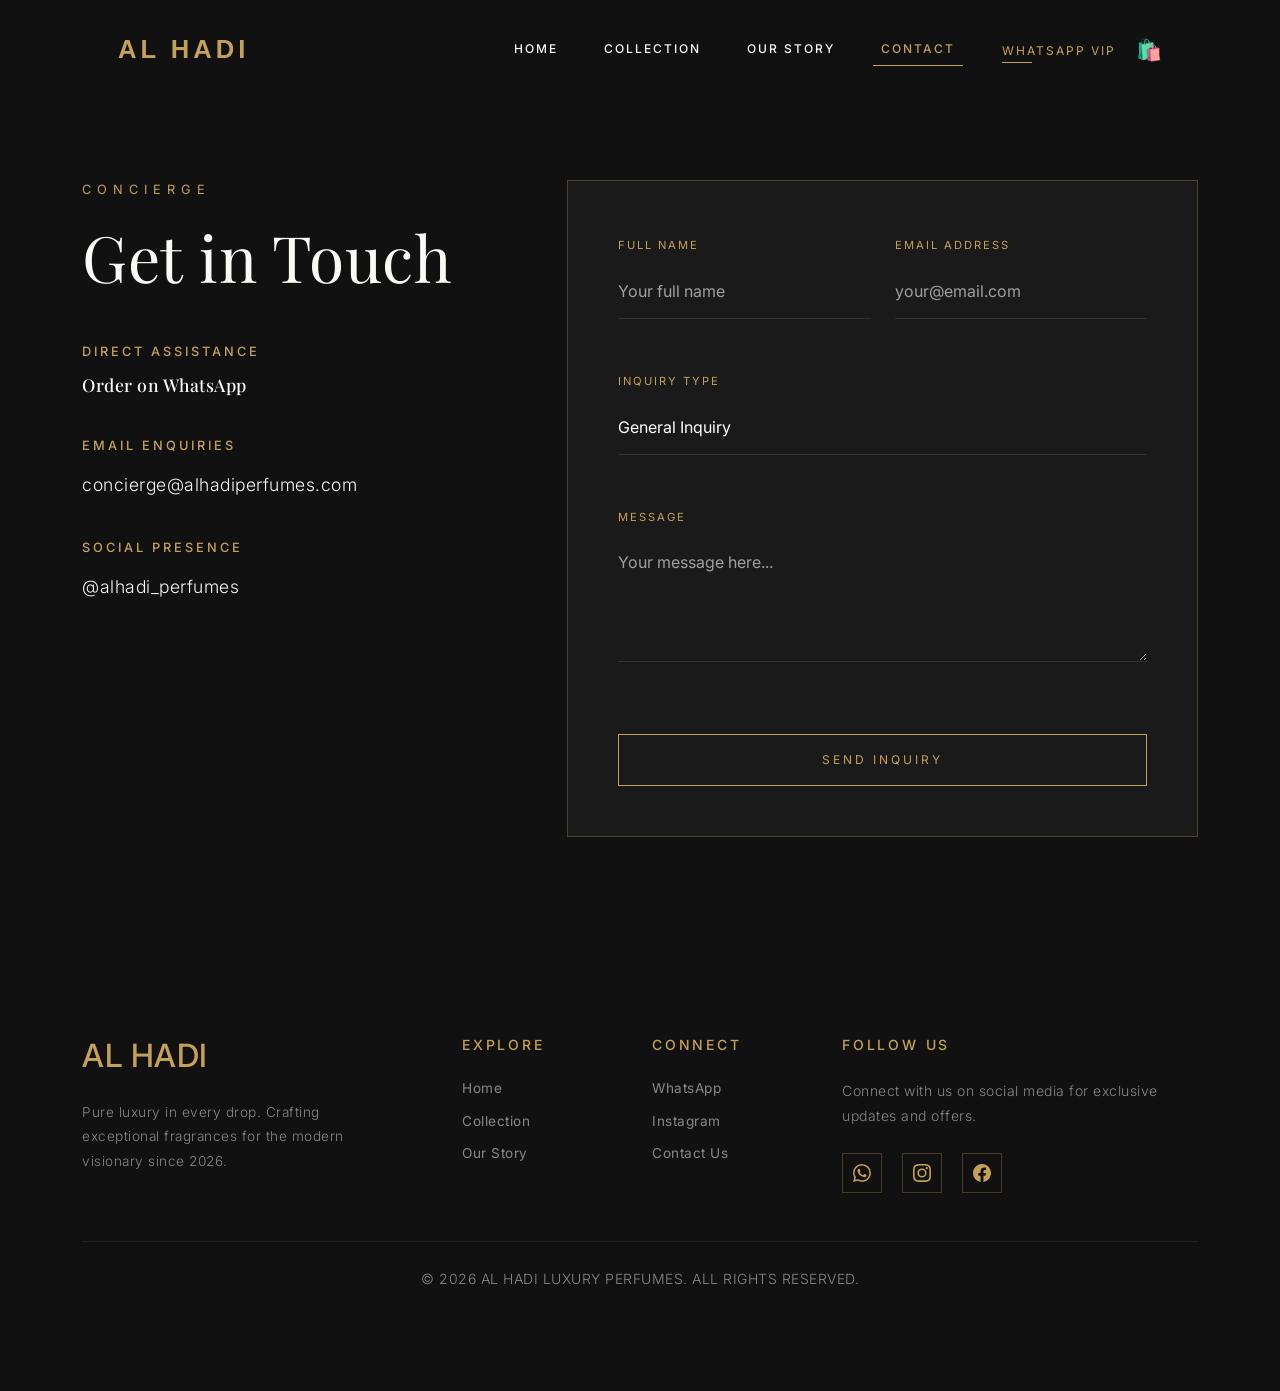
<file: contact.html>
<!DOCTYPE html>
<html lang="en">

<head>
    <meta charset="UTF-8">
    <meta name="viewport" content="width=device-width, initial-scale=1.0">
    <title>Contact Us | AL HADI Luxury Perfumes</title>
    <!-- Bootstrap 5 CSS -->
    <link href="https://cdn.jsdelivr.net/npm/bootstrap@5.3.3/dist/css/bootstrap.min.css" rel="stylesheet">
    <!-- Google Fonts -->
    <link rel="preconnect" href="https://fonts.googleapis.com">
    <link rel="preconnect" href="https://fonts.gstatic.com" crossorigin>
    <link
        href="https://fonts.googleapis.com/css2?family=Playfair+Display:ital,wght@0,400..900;1,400..900&family=Inter:wght@100..900&display=swap"
        rel="stylesheet">
    <link rel="stylesheet" href="css/main.css">
    <style>
        .contact-page {
            padding-top: 180px;
            padding-bottom: 100px;
        }

        .contact-card {
            background: var(--matte-black);
            padding: 50px;
            border: 1px solid var(--border-gold);
        }

        .form-label {
            font-size: 0.7rem;
            text-transform: uppercase;
            letter-spacing: 2px;
            color: var(--gold-accent);
            margin-bottom: 10px;
        }

        .form-control {
            background: transparent;
            border: none;
            border-bottom: 1px solid rgba(255, 255, 255, 0.1);
            color: white;
            padding: 15px 0;
            border-radius: 0;
            transition: var(--transition-fast);
        }

        .form-control:focus {
            background: transparent;
            border-bottom-color: var(--gold-accent);
            color: white;
        }

        .contact-item {
            margin-bottom: 40px;
        }

        .contact-item h4 {
            font-size: 0.8rem;
            text-transform: uppercase;
            letter-spacing: 3px;
            color: var(--gold-accent);
            margin-bottom: 15px;
        }

        .contact-item p,
        .contact-item a {
            font-size: 1.1rem;
            color: var(--ivory-white);
            text-decoration: none;
            transition: var(--transition-fast);
        }

        .contact-item a:hover {
            color: var(--gold-accent);
        }
    </style>
</head>

<body class="bg-black">

    <nav class="navbar navbar-expand-lg fixed-top luxury-nav scrolled" id="mainNav">
        <div class="container px-4 px-lg-5">
            <a class="navbar-brand logo" href="index.html">AL HADI</a>

            <button class="navbar-toggler" type="button" data-bs-toggle="collapse" data-bs-target="#navbarContent"
                aria-controls="navbarContent" aria-expanded="false" aria-label="Toggle navigation">
                <span class="navbar-toggler-icon"></span>
            </button>

            <div class="collapse navbar-collapse" id="navbarContent">
                <ul class="navbar-nav ms-auto mb-2 mb-lg-0">
                    <li class="nav-item"><a class="nav-link" href="index.html">Home</a></li>
                    <li class="nav-item"><a class="nav-link" href="collection.html">Collection</a></li>
                    <li class="nav-item"><a class="nav-link" href="about.html">Our Story</a></li>
                    <li class="nav-item"><a class="nav-link active" href="contact.html">Contact</a></li>
                </ul>
                <div class="ms-lg-4 d-none d-lg-block">
                    <a href="https://wa.me/923096273676" class="btn-minimal">WhatsApp VIP</a>
                </div>
                <div class="cart-icon-wrapper">
                    <span class="cart-icon">🛍️</span>
                    <span class="cart-badge" style="display: none;">0</span>
                </div>
            </div>
        </div>
    </nav>

    <main class="contact-page">
        <div class="container">
            <div class="row g-5">
                <div class="col-lg-5">
                    <div class="fade-up">
                        <span class="subtitle">Concierge</span>
                        <h1 class="serif display-3 mb-5">Get in Touch</h1>

                        <div class="contact-item">
                            <h4>Direct Assistance</h4>
                            <a href="https://wa.me/923096273676" class="serif h4">Order on WhatsApp</a>
                        </div>

                        <div class="contact-item">
                            <h4>Email Enquiries</h4>
                            <p>concierge@alhadiperfumes.com</p>
                        </div>

                        <div class="contact-item">
                            <h4>Social Presence</h4>
                            <p>@alhadi_perfumes</p>
                        </div>
                    </div>
                </div>

                <div class="col-lg-7">
                    <div class="contact-card fade-up">
                        <form id="contact-form">
                            <div class="row g-4">
                                <div class="col-md-6">
                                    <div class="mb-4">
                                        <label class="form-label">Full Name</label>
                                        <input type="text" class="form-control" name="fullname"
                                            placeholder="Your full name" required>
                                    </div>
                                </div>
                                <div class="col-md-6">
                                    <div class="mb-4">
                                        <label class="form-label">Email Address</label>
                                        <input type="email" class="form-control" name="email"
                                            placeholder="your@email.com" required>
                                    </div>
                                </div>
                                <div class="col-12">
                                    <div class="mb-4">
                                        <label class="form-label">Inquiry Type</label>
                                        <select class="form-control bg-matte">
                                            <option>General Inquiry</option>
                                            <option>Order Support</option>
                                            <option>Wholesale/B2B</option>
                                            <option>Press & Media</option>
                                        </select>
                                    </div>
                                </div>
                                <div class="col-12">
                                    <div class="mb-5">
                                        <label class="form-label">Message</label>
                                        <textarea class="form-control" name="message" rows="4"
                                            placeholder="Your message here..." required></textarea>
                                    </div>
                                </div>
                                <div class="col-12">
                                    <button type="submit" class="btn-premium w-100">Send Inquiry</button>
                                </div>
                            </div>
                        </form>
                    </div>
                </div>
            </div>
        </div>
    </main>

    <footer class="bg-black text-ivory">
        <div class="container py-6">
            <div class="row gy-5">
                <div class="col-lg-4 col-md-6">
                    <div class="footer-brand">
                        <h2 class="logo mb-4" style="color: var(--gold-accent);">AL HADI</h2>
                        <p class="text-muted pe-lg-5">Pure luxury in every drop. Crafting exceptional fragrances for the
                            modern visionary since 2026.</p>
                    </div>
                </div>
                <div class="col-lg-2 col-md-3 col-6">
                    <h5 class="text-gold mb-4 small tracking-widest text-uppercase">Explore</h5>
                    <ul class="list-unstyled footer-links">
                        <li><a href="index.html">Home</a></li>
                        <li><a href="collection.html">Collection</a></li>
                        <li><a href="about.html">Our Story</a></li>
                    </ul>
                </div>
                <div class="col-lg-2 col-md-3 col-6">
                    <h5 class="text-gold mb-4 small tracking-widest text-uppercase">Connect</h5>
                    <ul class="list-unstyled footer-links">
                        <li><a href="https://wa.me/923096273676">WhatsApp</a></li>
                        <li><a href="#">Instagram</a></li>
                        <li><a href="contact.html">Contact Us</a></li>
                    </ul>
                </div>
                <div class="col-lg-4 col-md-12">
                    <h5 class="text-gold mb-4 small tracking-widest text-uppercase">Follow Us</h5>
                    <p class="text-muted small mb-4">Connect with us on social media for exclusive updates and offers.
                    </p>
                    <div class="social-icons">
                        <a href="https://wa.me/923096273676" class="social-icon" aria-label="WhatsApp">
                            <svg width="18" height="18" fill="currentColor" viewBox="0 0 16 16">
                                <path
                                    d="M13.601 2.326A7.854 7.854 0 0 0 7.994 0C3.627 0 .068 3.558.064 7.926c0 1.399.366 2.76 1.057 3.965L0 16l4.204-1.102a7.933 7.933 0 0 0 3.79.965h.004c4.368 0 7.926-3.558 7.93-7.93A7.898 7.898 0 0 0 13.6 2.326zM7.994 14.521a6.573 6.573 0 0 1-3.356-.92l-.24-.144-2.494.654.666-2.433-.156-.251a6.56 6.56 0 0 1-1.007-3.505c0-3.626 2.957-6.584 6.591-6.584a6.56 6.56 0 0 1 4.66 1.931 6.557 6.557 0 0 1 1.928 4.66c-.004 3.639-2.961 6.592-6.592 6.592zm3.615-4.934c-.197-.099-1.17-.578-1.353-.646-.182-.065-.315-.099-.445.099-.133.197-.513.646-.627.775-.114.133-.232.148-.43.05-.197-.1-.836-.308-1.592-.985-.59-.525-.985-1.175-1.103-1.372-.114-.198-.011-.304.088-.403.087-.088.197-.232.296-.346.1-.114.133-.198.198-.33.065-.134.034-.248-.015-.347-.05-.099-.445-1.076-.612-1.47-.16-.389-.323-.335-.445-.34-.114-.007-.247-.007-.38-.007a.729.729 0 0 0-.529.247c-.182.198-.691.677-.691 1.654 0 .977.71 1.916.81 2.049.098.133 1.394 2.132 3.383 2.992.47.205.84.326 1.129.418.475.152.904.129 1.246.08.38-.058 1.171-.48 1.338-.943.164-.464.164-.86.114-.943-.049-.084-.182-.133-.38-.232z" />
                            </svg>
                        </a>
                        <a href="https://instagram.com/alhadi_perfumes" class="social-icon" aria-label="Instagram"
                            target="_blank">
                            <svg width="18" height="18" fill="currentColor" viewBox="0 0 16 16">
                                <path
                                    d="M8 0C5.829 0 5.556.01 4.703.048 3.85.088 3.269.222 2.76.42a3.917 3.917 0 0 0-1.417.923A3.927 3.927 0 0 0 .42 2.76C.222 3.268.087 3.85.048 4.7.01 5.555 0 5.827 0 8.001c0 2.172.01 2.444.048 3.297.04.852.174 1.433.372 1.942.205.526.478.972.923 1.417.444.445.89.719 1.416.923.51.198 1.09.333 1.942.372C5.555 15.99 5.827 16 8 16s2.444-.01 3.298-.048c.851-.04 1.434-.174 1.943-.372a3.916 3.916 0 0 0 1.416-.923c.445-.445.718-.891.923-1.417.197-.509.332-1.09.372-1.942C15.99 10.445 16 10.173 16 8s-.01-2.445-.048-3.299c-.04-.851-.175-1.433-.372-1.941a3.926 3.926 0 0 0-.923-1.417A3.911 3.911 0 0 0 13.24.42c-.51-.198-1.092-.333-1.943-.372C10.443.01 10.172 0 7.998 0h.003zm-.717 1.442h.718c2.136 0 2.389.007 3.232.046.78.035 1.204.166 1.486.275.373.145.64.319.92.599.28.28.453.546.598.92.11.281.24.705.275 1.485.039.843.047 1.096.047 3.231s-.008 2.389-.047 3.232c-.035.78-.166 1.203-.275 1.485a2.47 2.47 0 0 1-.599.919c-.28.28-.546.453-.92.598-.28.11-.704.24-1.485.276-.843.038-1.096.047-3.232.047s-2.39-.009-3.233-.047c-.78-.036-1.203-.166-1.485-.276a2.478 2.478 0 0 1-.92-.598 2.48 2.48 0 0 1-.6-.92c-.109-.281-.24-.705-.275-1.485-.038-.843-.046-1.096-.046-3.233 0-2.136.008-2.388.046-3.231.036-.78.166-1.204.276-1.486.145-.373.319-.64.599-.92.28-.28.546-.453.92-.598.282-.11.705-.24 1.485-.276.738-.034 1.024-.044 2.515-.045v.002zm4.988 1.328a.96.96 0 1 0 0 1.92.96.96 0 0 0 0-1.92zm-4.27 1.122a4.109 4.109 0 1 0 0 8.217 4.109 4.109 0 0 0 0-8.217zm0 1.441a2.667 2.667 0 1 1 0 5.334 2.667 2.667 0 0 1 0-5.334z" />
                            </svg>
                        </a>
                        <a href="https://facebook.com/alhadiperfumes" class="social-icon" aria-label="Facebook"
                            target="_blank">
                            <svg width="18" height="18" fill="currentColor" viewBox="0 0 16 16">
                                <path
                                    d="M16 8.049c0-4.446-3.582-8.05-8-8.05C3.58 0-.002 3.603-.002 8.05c0 4.017 2.926 7.347 6.75 7.951v-5.625h-2.03V8.05H6.75V6.275c0-2.017 1.195-3.131 3.022-3.131.876 0 1.791.157 1.791.157v1.98h-1.009c-.993 0-1.303.621-1.303 1.258v1.51h2.218l-.354 2.326H9.25V16c3.824-.604 6.75-3.934 6.75-7.951z" />
                            </svg>
                        </a>
                    </div>
                </div>
            </div>
            <div class="footer-bottom mt-5 pt-4 border-top border-dark text-center">
                <p class="small text-muted mb-0">&copy; 2026 AL HADI LUXURY PERFUMES. ALL RIGHTS RESERVED.</p>
            </div>
        </div>
    </footer>

    <!-- Bootstrap JS Bundle -->
    <!-- Bootstrap JS Bundle -->
    <script src="https://cdn.jsdelivr.net/npm/bootstrap@5.3.3/dist/js/bootstrap.bundle.min.js"></script>
    <script src="js/products.js"></script>
    <script src="js/main.js"></script>
</body>

</html>
</file>
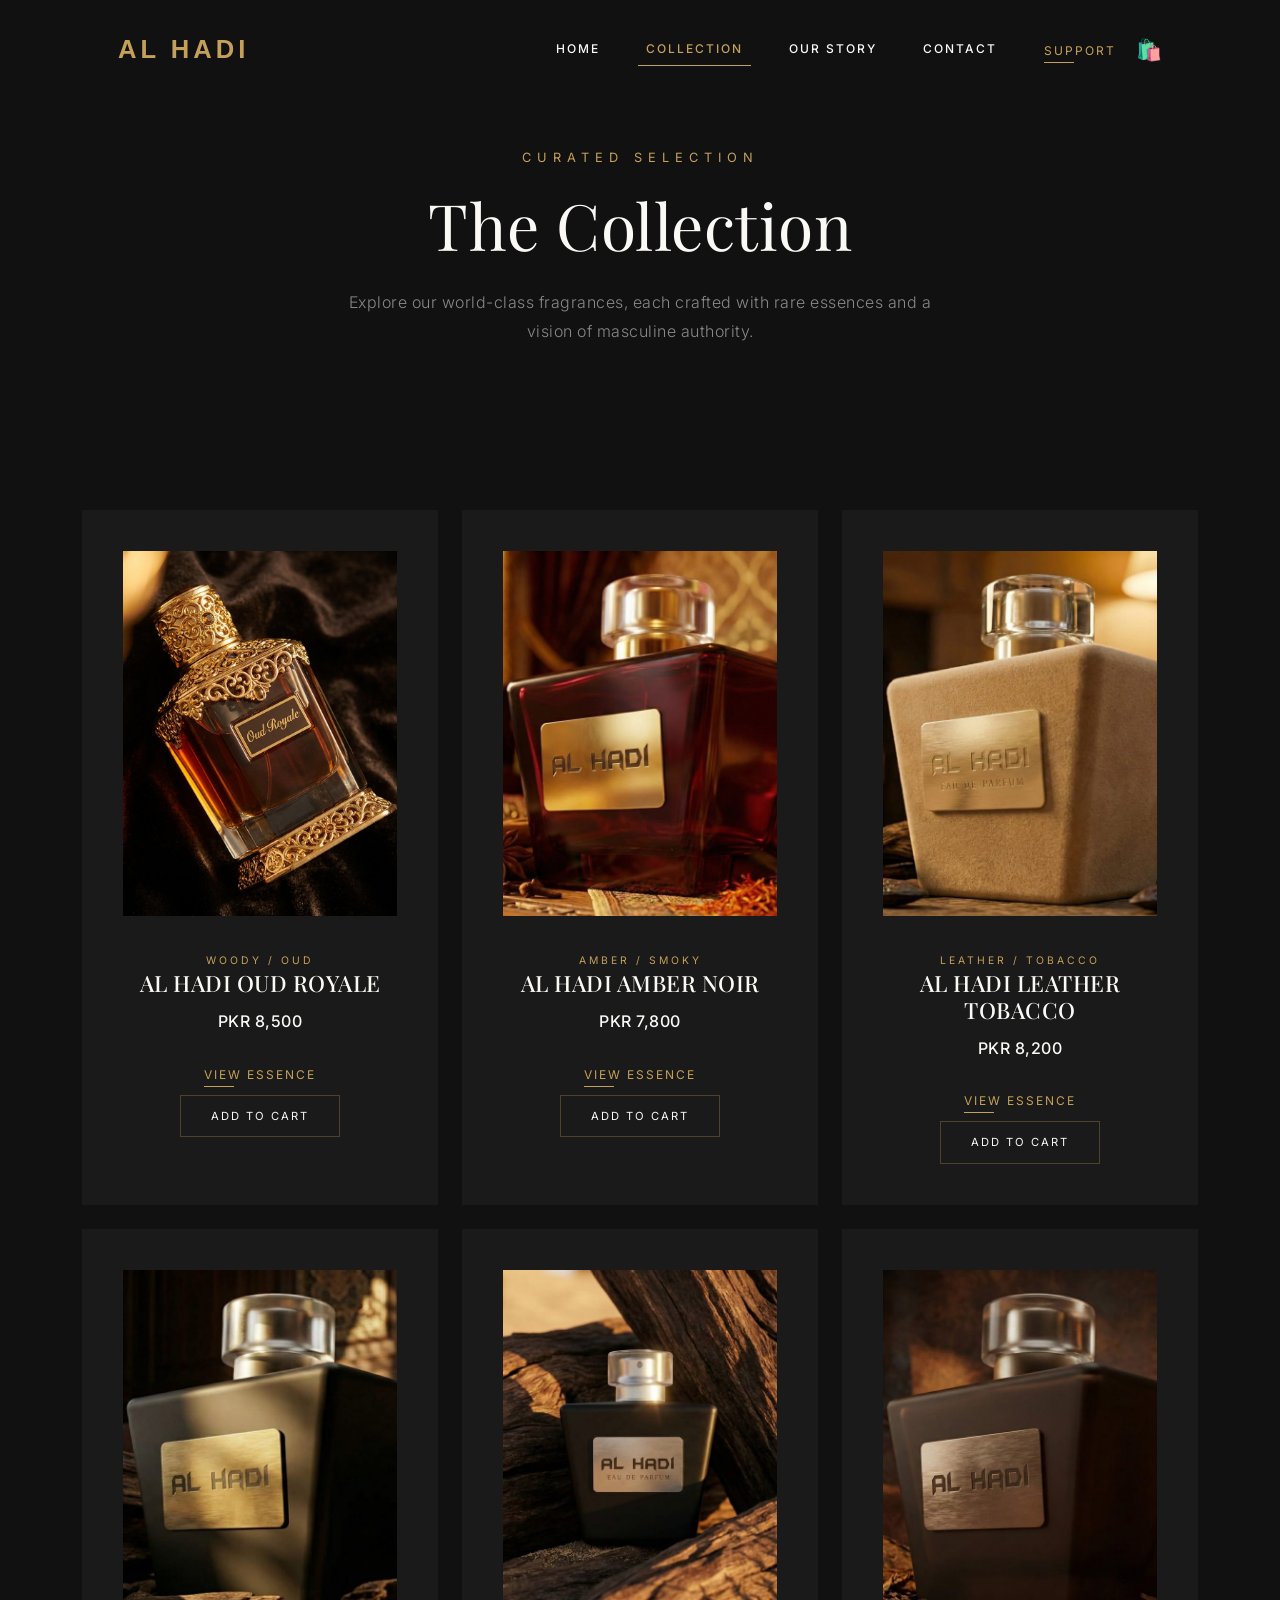
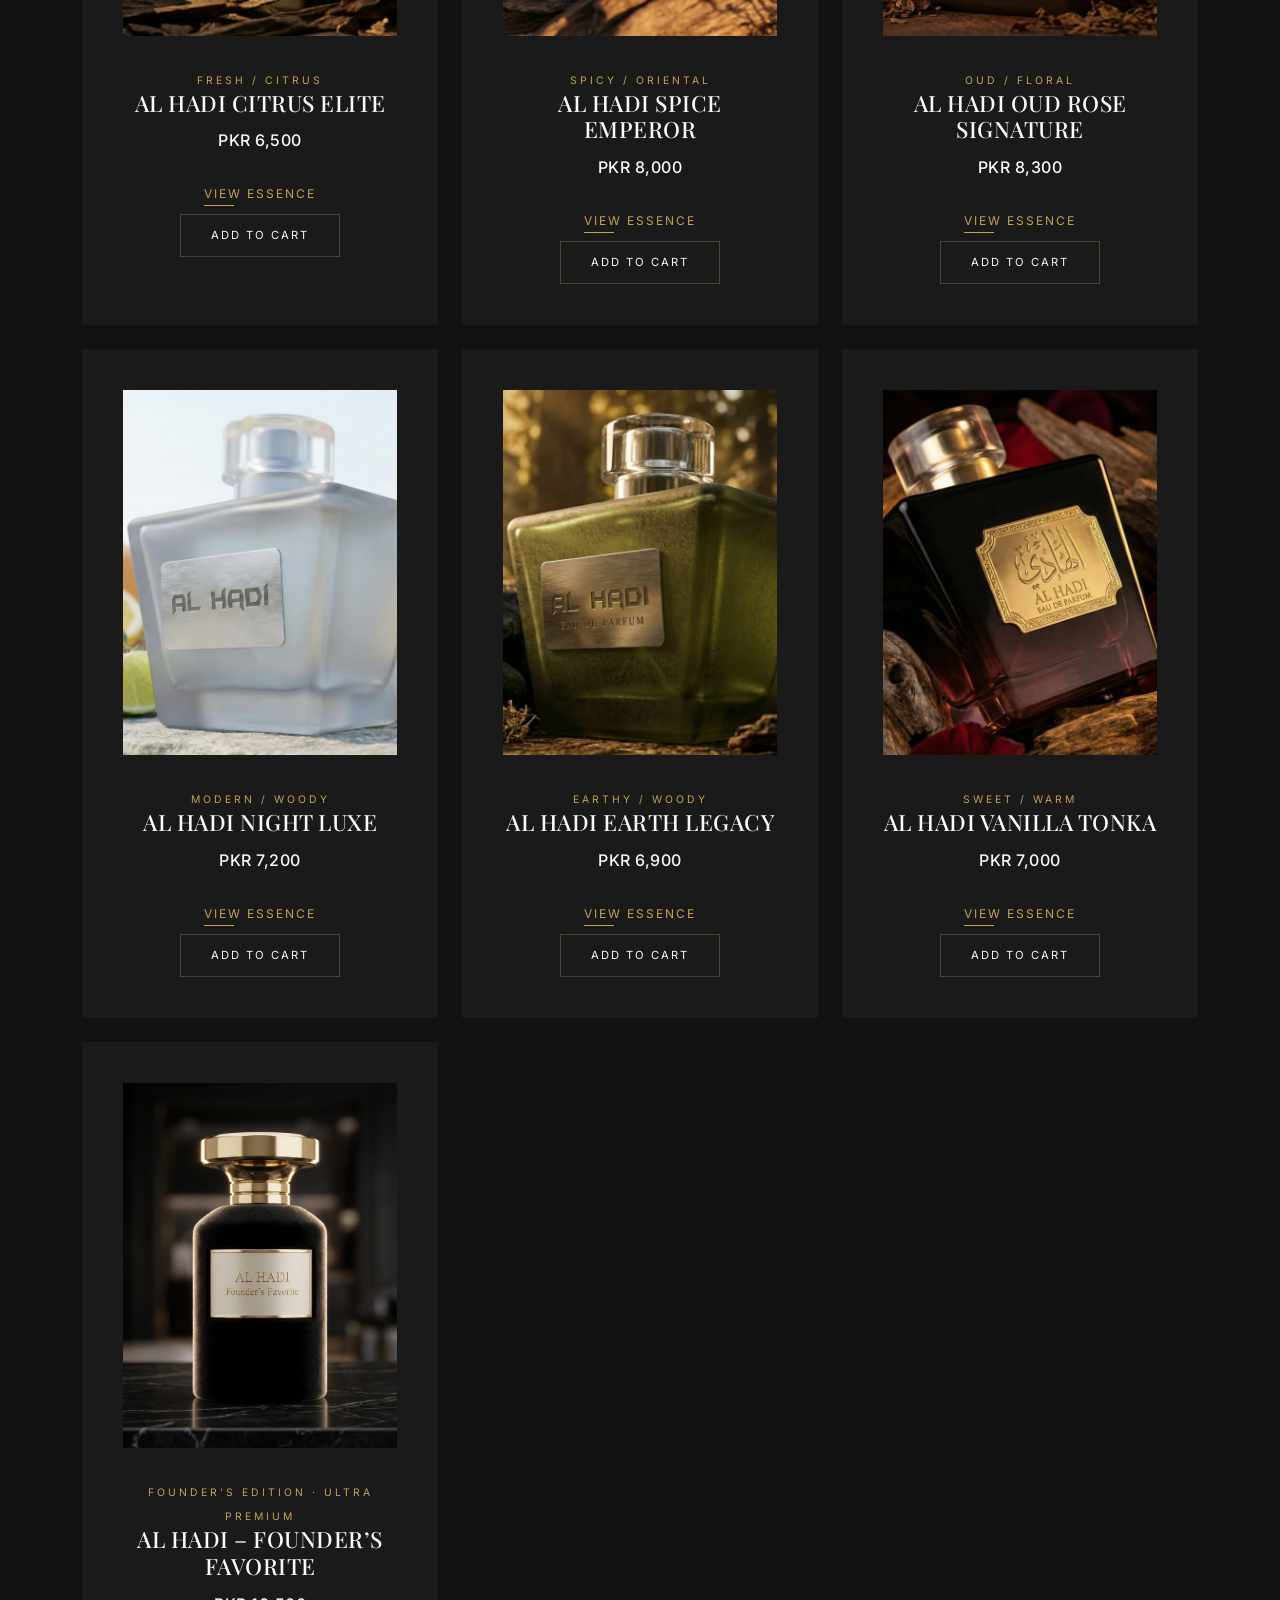
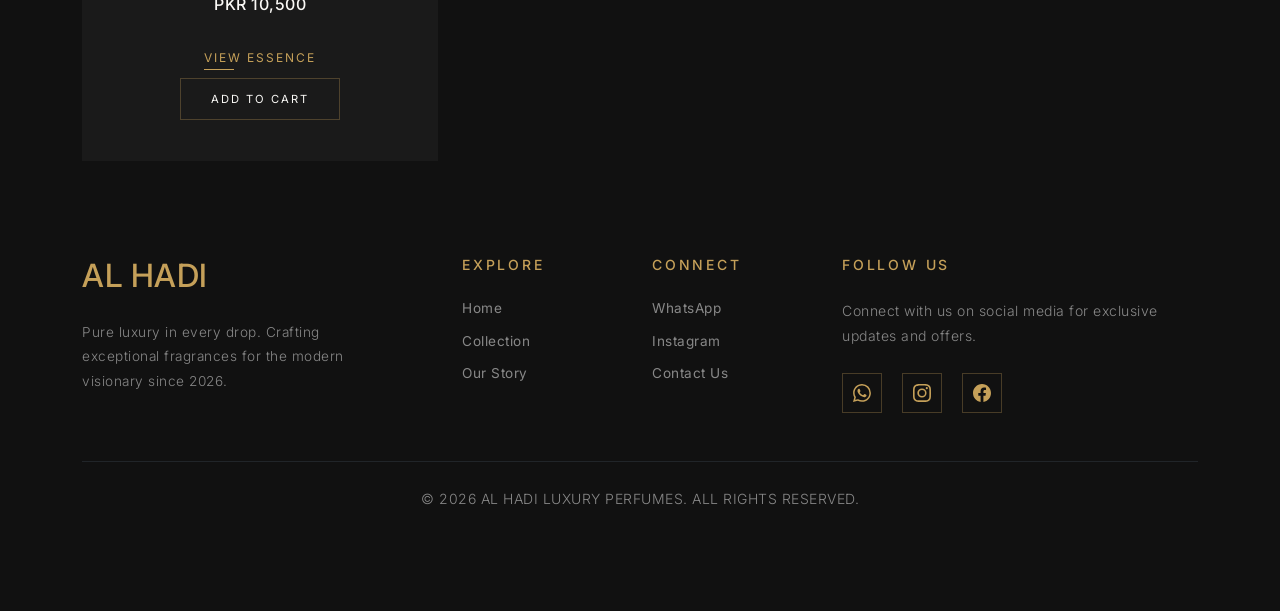
<file: product-detail.html>
<!DOCTYPE html>
<html lang="en">

<head>
    <meta charset="UTF-8">
    <meta name="viewport" content="width=device-width, initial-scale=1.0">
    <title>Product Details | AL HADI Luxury Perfumes</title>
    <!-- Bootstrap 5 CSS -->
    <link href="https://cdn.jsdelivr.net/npm/bootstrap@5.3.3/dist/css/bootstrap.min.css" rel="stylesheet">
    <!-- Google Fonts -->
    <link rel="preconnect" href="https://fonts.googleapis.com">
    <link rel="preconnect" href="https://fonts.gstatic.com" crossorigin>
    <link
        href="https://fonts.googleapis.com/css2?family=Playfair+Display:ital,wght@0,400..900;1,400..900&family=Inter:wght@100..900&display=swap"
        rel="stylesheet">
    <link rel="stylesheet" href="css/main.css">
    <style>
        .product-detail-page {
            padding-top: 150px;
            padding-bottom: 100px;
            min-height: 100vh;
        }

        .detail-img {
            aspect-ratio: 4/5;
            background: var(--matte-black);
            overflow: hidden;
            border: 1px solid var(--border-gold);
        }

        .detail-img img {
            width: 100%;
            height: 100%;
            object-fit: cover;
        }

        .detail-info {
            padding-left: 50px;
        }

        .detail-price {
            font-size: 2rem;
            color: var(--gold-accent);
            margin-bottom: 30px;
        }

        .scent-notes {
            margin: 50px 0;
            padding: 30px;
            background: var(--matte-black);
            border-left: 2px solid var(--gold-accent);
        }

        .note-item {
            margin-bottom: 25px;
        }

        .note-item:last-child {
            margin-bottom: 0;
        }

        .quantity-selector {
            display: inline-flex;
            border: 1px solid var(--gold-accent);
            margin-right: 20px;
        }

        .quantity-selector button {
            background: transparent;
            border: none;
            color: white;
            width: 45px;
            height: 55px;
            font-size: 1.2rem;
            display: flex;
            align-items: center;
            justify-content: center;
            transition: var(--transition-fast);
        }

        .quantity-selector button:hover {
            background: var(--gold-accent);
            color: var(--primary-black);
        }

        .quantity-selector input {
            width: 50px;
            background: transparent;
            border: none;
            color: white;
            text-align: center;
            font-size: 1rem;
            font-weight: 600;
        }

        .order-section {
            display: flex;
            align-items: center;
            margin-top: 40px;
        }

        .whatsapp-btn-full {
            flex: 1;
            background: #25D366;
            color: white;
            text-decoration: none;
            text-align: center;
            padding: 16px;
            text-transform: uppercase;
            letter-spacing: 2px;
            font-weight: 600;
            font-size: 0.85rem;
            transition: var(--transition);
        }

        .whatsapp-btn-full:hover {
            background: #128C7E;
            color: white;
            transform: translateY(-3px);
            box-shadow: 0 10px 20px rgba(37, 211, 102, 0.2);
        }

        @media (max-width: 991px) {
            .detail-info {
                padding-left: 0;
                margin-top: 50px;
            }

            .product-detail-page {
                padding-top: 120px;
            }
        }
    </style>
</head>

<body class="bg-black">

    <nav class="navbar navbar-expand-lg fixed-top luxury-nav scrolled" id="mainNav">
        <div class="container px-4 px-lg-5">
            <a class="navbar-brand logo" href="index.html">AL HADI</a>

            <button class="navbar-toggler" type="button" data-bs-toggle="collapse" data-bs-target="#navbarContent"
                aria-controls="navbarContent" aria-expanded="false" aria-label="Toggle navigation">
                <span class="navbar-toggler-icon"></span>
            </button>

            <div class="collapse navbar-collapse" id="navbarContent">
                <ul class="navbar-nav ms-auto mb-2 mb-lg-0">
                    <li class="nav-item"><a class="nav-link" href="index.html">Home</a></li>
                    <li class="nav-item"><a class="nav-link active" href="collection.html">Collection</a></li>
                    <li class="nav-item"><a class="nav-link" href="about.html">Our Story</a></li>
                    <li class="nav-item"><a class="nav-link" href="contact.html">Contact</a></li>
                </ul>
                <div class="ms-lg-4 d-none d-lg-block">
                    <a href="collection.html" class="btn-minimal">Back to Shop</a>
                </div>
                <div class="cart-icon-wrapper">
                    <span class="cart-icon">🛍️</span>
                    <span class="cart-badge" style="display: none;">0</span>
                </div>
            </div>
        </div>
    </nav>

    <main class="product-detail-page">
        <div class="container">
            <div id="product-detail-container">
                <!-- Data injected by JS -->
            </div>
        </div>
    </main>

    <footer class="bg-black text-ivory">
        <div class="container py-6">
            <div class="row gy-5">
                <div class="col-lg-4 col-md-6">
                    <div class="footer-brand">
                        <h2 class="logo mb-4" style="color: var(--gold-accent);">AL HADI</h2>
                        <p class="text-muted pe-lg-5">Pure luxury in every drop. Crafting exceptional fragrances for the
                            modern visionary since 2026.</p>
                    </div>
                </div>
                <div class="col-lg-2 col-md-3 col-6">
                    <h5 class="text-gold mb-4 small tracking-widest text-uppercase">Explore</h5>
                    <ul class="list-unstyled footer-links">
                        <li><a href="index.html">Home</a></li>
                        <li><a href="collection.html">Collection</a></li>
                        <li><a href="about.html">Our Story</a></li>
                    </ul>
                </div>
                <div class="col-lg-2 col-md-3 col-6">
                    <h5 class="text-gold mb-4 small tracking-widest text-uppercase">Connect</h5>
                    <ul class="list-unstyled footer-links">
                        <li><a href="https://wa.me/923096273676">WhatsApp</a></li>
                        <li><a href="#">Instagram</a></li>
                        <li><a href="contact.html">Contact Us</a></li>
                    </ul>
                </div>
                <div class="col-lg-4 col-md-12">
                    <h5 class="text-gold mb-4 small tracking-widest text-uppercase">Follow Us</h5>
                    <p class="text-muted small mb-4">Connect with us on social media for exclusive updates and offers.
                    </p>
                    <div class="social-icons">
                        <a href="https://wa.me/923096273676" class="social-icon" aria-label="WhatsApp">
                            <svg width="18" height="18" fill="currentColor" viewBox="0 0 16 16">
                                <path
                                    d="M13.601 2.326A7.854 7.854 0 0 0 7.994 0C3.627 0 .068 3.558.064 7.926c0 1.399.366 2.76 1.057 3.965L0 16l4.204-1.102a7.933 7.933 0 0 0 3.79.965h.004c4.368 0 7.926-3.558 7.93-7.93A7.898 7.898 0 0 0 13.6 2.326zM7.994 14.521a6.573 6.573 0 0 1-3.356-.92l-.24-.144-2.494.654.666-2.433-.156-.251a6.56 6.56 0 0 1-1.007-3.505c0-3.626 2.957-6.584 6.591-6.584a6.56 6.56 0 0 1 4.66 1.931 6.557 6.557 0 0 1 1.928 4.66c-.004 3.639-2.961 6.592-6.592 6.592zm3.615-4.934c-.197-.099-1.17-.578-1.353-.646-.182-.065-.315-.099-.445.099-.133.197-.513.646-.627.775-.114.133-.232.148-.43.05-.197-.1-.836-.308-1.592-.985-.59-.525-.985-1.175-1.103-1.372-.114-.198-.011-.304.088-.403.087-.088.197-.232.296-.346.1-.114.133-.198.198-.33.065-.134.034-.248-.015-.347-.05-.099-.445-1.076-.612-1.47-.16-.389-.323-.335-.445-.34-.114-.007-.247-.007-.38-.007a.729.729 0 0 0-.529.247c-.182.198-.691.677-.691 1.654 0 .977.71 1.916.81 2.049.098.133 1.394 2.132 3.383 2.992.47.205.84.326 1.129.418.475.152.904.129 1.246.08.38-.058 1.171-.48 1.338-.943.164-.464.164-.86.114-.943-.049-.084-.182-.133-.38-.232z" />
                            </svg>
                        </a>
                        <a href="https://instagram.com/alhadi_perfumes" class="social-icon" aria-label="Instagram"
                            target="_blank">
                            <svg width="18" height="18" fill="currentColor" viewBox="0 0 16 16">
                                <path
                                    d="M8 0C5.829 0 5.556.01 4.703.048 3.85.088 3.269.222 2.76.42a3.917 3.917 0 0 0-1.417.923A3.927 3.927 0 0 0 .42 2.76C.222 3.268.087 3.85.048 4.7.01 5.555 0 5.827 0 8.001c0 2.172.01 2.444.048 3.297.04.852.174 1.433.372 1.942.205.526.478.972.923 1.417.444.445.89.719 1.416.923.51.198 1.09.333 1.942.372C5.555 15.99 5.827 16 8 16s2.444-.01 3.298-.048c.851-.04 1.434-.174 1.943-.372a3.916 3.916 0 0 0 1.416-.923c.445-.445.718-.891.923-1.417.197-.509.332-1.09.372-1.942C15.99 10.445 16 10.173 16 8s-.01-2.445-.048-3.299c-.04-.851-.175-1.433-.372-1.941a3.926 3.926 0 0 0-.923-1.417A3.911 3.911 0 0 0 13.24.42c-.51-.198-1.092-.333-1.943-.372C10.443.01 10.172 0 7.998 0h.003zm-.717 1.442h.718c2.136 0 2.389.007 3.232.046.78.035 1.204.166 1.486.275.373.145.64.319.92.599.28.28.453.546.598.92.11.281.24.705.275 1.485.039.843.047 1.096.047 3.231s-.008 2.389-.047 3.232c-.035.78-.166 1.203-.275 1.485a2.47 2.47 0 0 1-.599.919c-.28.28-.546.453-.92.598-.28.11-.704.24-1.485.276-.843.038-1.096.047-3.232.047s-2.39-.009-3.233-.047c-.78-.036-1.203-.166-1.485-.276a2.478 2.478 0 0 1-.92-.598 2.48 2.48 0 0 1-.6-.92c-.109-.281-.24-.705-.275-1.485-.038-.843-.046-1.096-.046-3.233 0-2.136.008-2.388.046-3.231.036-.78.166-1.204.276-1.486.145-.373.319-.64.599-.92.28-.28.546-.453.92-.598.282-.11.705-.24 1.485-.276.738-.034 1.024-.044 2.515-.045v.002zm4.988 1.328a.96.96 0 1 0 0 1.92.96.96 0 0 0 0-1.92zm-4.27 1.122a4.109 4.109 0 1 0 0 8.217 4.109 4.109 0 0 0 0-8.217zm0 1.441a2.667 2.667 0 1 1 0 5.334 2.667 2.667 0 0 1 0-5.334z" />
                            </svg>
                        </a>
                        <a href="https://facebook.com/alhadiperfumes" class="social-icon" aria-label="Facebook"
                            target="_blank">
                            <svg width="18" height="18" fill="currentColor" viewBox="0 0 16 16">
                                <path
                                    d="M16 8.049c0-4.446-3.582-8.05-8-8.05C3.58 0-.002 3.603-.002 8.05c0 4.017 2.926 7.347 6.75 7.951v-5.625h-2.03V8.05H6.75V6.275c0-2.017 1.195-3.131 3.022-3.131.876 0 1.791.157 1.791.157v1.98h-1.009c-.993 0-1.303.621-1.303 1.258v1.51h2.218l-.354 2.326H9.25V16c3.824-.604 6.75-3.934 6.75-7.951z" />
                            </svg>
                        </a>
                    </div>
                </div>
            </div>
            <div class="footer-bottom mt-5 pt-4 border-top border-dark text-center">
                <p class="small text-muted mb-0">&copy; 2026 AL HADI LUXURY PERFUMES. ALL RIGHTS RESERVED.</p>
            </div>
        </div>
    </footer>

    <!-- Bootstrap JS Bundle -->
    <!-- Bootstrap JS Bundle -->
    <script src="https://cdn.jsdelivr.net/npm/bootstrap@5.3.3/dist/js/bootstrap.bundle.min.js"></script>
    <script src="js/products.js"></script>
    <script src="js/main.js"></script>
</body>

</html>
</file>
<file: css/main.css>
:root {
    --primary-black: #111111;
    --matte-black: #1A1A1A;
    --gold-accent: #C5A059;
    --gold-hover: #DBC08B;
    --ivory-white: #FAF9F6;
    --text-muted: #888888;
    --border-gold: rgba(197, 160, 89, 0.3);

    --serif: "Playfair Display", serif;
    --sans: "Inter", sans-serif;

    --transition: 0.6s cubic-bezier(0.4, 0, 0.2, 1);
    --transition-fast: 0.3s ease;
}

/* Base Styles */
body {
    background-color: var(--primary-black);
    color: var(--ivory-white);
    font-family: var(--sans);
    letter-spacing: 0.5px;
    overflow-x: hidden;
    -webkit-font-smoothing: antialiased;
}

p {
    color: var(--ivory-white);
    line-height: 1.8;
    font-weight: 300;
}

.lead {
    font-size: 1.15rem;
    font-weight: 300;
    line-height: 1.8;
}

.text-muted {
    color: var(--text-muted) !important;
}


.serif {
    font-family: var(--serif);
}

.tracking-widest {
    letter-spacing: 0.2em;
}

.text-gold {
    color: var(--gold-accent) !important;
}

.bg-matte {
    background-color: var(--matte-black) !important;
}

.bg-black {
    background-color: var(--primary-black) !important;
}

.text-ivory {
    color: var(--ivory-white) !important;
}

/* Scrollbar */
::-webkit-scrollbar {
    width: 6px;
}

::-webkit-scrollbar-track {
    background: var(--primary-black);
}

::-webkit-scrollbar-thumb {
    background: var(--gold-accent);
}

/* Navigation Overhaul */
.luxury-nav {
    padding: 25px 0;
    transition: var(--transition);
    background: transparent;
}

.luxury-nav.scrolled {
    background: rgba(17, 17, 17, 0.98);
    backdrop-filter: blur(15px);
    padding: 15px 0;
    border-bottom: 1px solid rgba(197, 160, 89, 0.1);
}

.navbar-brand.logo {
    font-size: 1.6rem;
    font-family: 'Segoe UI', Tahoma, Geneva, Verdana, sans-serif;
    letter-spacing: 4px;
    color: var(--gold-accent) !important;
    text-transform: uppercase;
    font-weight: 700;
    display: flex;
    align-items: center;
}

.navbar-brand.logo img {
    height: 50px;
    width: auto;
    object-fit: contain;
    transition: var(--transition-fast);
    mix-blend-mode: screen;
    filter: brightness(1.2) contrast(1.1);
}

.luxury-nav.scrolled .navbar-brand.logo img {
    height: 40px;
}

.nav-link {
    color: var(--ivory-white) !important;
    text-transform: uppercase;
    font-size: 0.75rem;
    letter-spacing: 2px;
    font-weight: 500;
    margin: 0 15px;
    transition: var(--transition-fast);
    position: relative;
}

.nav-link {
    position: relative;
}

.nav-link::after {
    content: '';
    position: absolute;
    bottom: 0;
    left: 0;
    width: 0;
    height: 1px;
    background: var(--gold-accent);
    transition: width 0.3s ease;
}

.nav-link:hover,
.nav-link.active {
    color: var(--gold-accent) !important;
}

.nav-link:hover::after,
.nav-link.active::after {
    width: 100%;
}

/* Cart Icon in Navbar */
.cart-icon-wrapper {
    position: relative;
    display: inline-block;
    margin-left: 20px;
    cursor: pointer;
    transition: var(--transition-fast);
}

.cart-icon-wrapper:hover {
    transform: translateY(-2px);
}

/* Mobile Cart Icon */
@media (max-width: 991.98px) {
    .cart-icon-wrapper {
        display: inline-block !important;
        position: fixed;
        top: 20px;
        right: 70px;
        z-index: 1100;
        margin-left: 0;
    }
}

.cart-icon {
    font-size: 1.3rem;
    color: var(--gold-accent);
}

.cart-badge {
    position: absolute;
    top: -8px;
    right: -10px;
    background: var(--gold-accent);
    color: var(--primary-black);
    font-size: 0.65rem;
    font-weight: 700;
    padding: 2px 6px;
    border-radius: 10px;
    min-width: 18px;
    text-align: center;
}

/* Mobile Menu Styling */
@media (max-width: 991.98px) {
    .navbar-collapse {
        background: var(--matte-black);
        position: fixed;
        top: 0;
        right: -100%;
        width: 100%;
        height: 100vh;
        padding: 100px 30px;
        transition: 0.5s cubic-bezier(0.77, 0, 0.175, 1);
        display: block !important;
        z-index: 1050;
    }

    .navbar-collapse.show {
        right: 0;
    }

    .nav-item {
        border-bottom: 1px solid rgba(255, 255, 255, 0.05);
        padding: 15px 0;
    }

    .nav-link {
        font-size: 1.2rem;
        margin: 0;
        letter-spacing: 4px;
    }

    /* Fixed Close Button for Mobile */
    .navbar-toggler {
        border: none;
        padding: 0;
        z-index: 1100;
    }

    .navbar-toggler:focus {
        box-shadow: none;
    }

    .navbar-toggler-icon {
        background-image: none;
        position: relative;
        width: 25px;
        height: 2px;
        background-color: var(--gold-accent);
        transition: 0.3s;
    }

    .navbar-toggler-icon::before,
    .navbar-toggler-icon::after {
        content: '';
        position: absolute;
        width: 25px;
        height: 2px;
        background-color: var(--gold-accent);
        transition: 0.3s;
    }

    .navbar-toggler-icon::before {
        top: -8px;
        left: 0;
    }

    .navbar-toggler-icon::after {
        top: 8px;
        left: 0;
    }

    /* Animation for Toggler when open */
    .navbar-toggler:not(.collapsed) .navbar-toggler-icon {
        background-color: transparent;
    }

    .navbar-toggler:not(.collapsed) .navbar-toggler-icon::before {
        transform: rotate(45deg);
        top: 0;
    }

    .navbar-toggler:not(.collapsed) .navbar-toggler-icon::after {
        transform: rotate(-45deg);
        top: 0;
    }
}

/* Buttons */
.btn-premium {
    display: inline-block;
    padding: 16px 40px;
    border: 1px solid var(--gold-accent);
    color: var(--gold-accent);
    text-transform: uppercase;
    font-size: 0.75rem;
    letter-spacing: 3px;
    text-decoration: none;
    position: relative;
    overflow: hidden;
    background: transparent;
    transition: var(--transition);
}

.btn-premium:hover {
    background: var(--gold-accent);
    color: var(--primary-black);
    transform: translateY(-2px);
    box-shadow: 0 10px 25px rgba(197, 160, 89, 0.3);
}

.btn-outline-gold {
    display: inline-block;
    padding: 16px 40px;
    border: 1px solid rgba(255, 255, 255, 0.2);
    color: var(--ivory-white);
    text-transform: uppercase;
    font-size: 0.75rem;
    letter-spacing: 3px;
    text-decoration: none;
    transition: var(--transition);
}

.btn-outline-gold:hover {
    border-color: var(--gold-accent);
    color: var(--gold-accent);
    background: rgba(197, 160, 89, 0.05);
    transform: translateY(-2px);
}

.btn-minimal {
    color: var(--gold-accent);
    text-transform: uppercase;
    font-size: 0.75rem;
    letter-spacing: 2px;
    text-decoration: none;
    position: relative;
    padding-bottom: 5px;
}

.btn-minimal::after {
    content: '';
    position: absolute;
    bottom: 0;
    left: 0;
    width: 30px;
    height: 1px;
    background: var(--gold-accent);
    transition: var(--transition);
}

.btn-minimal:hover {
    color: var(--gold-hover);
}

.btn-minimal:hover::after {
    width: 100%;
}

.btn-gold-fill {
    background-color: var(--gold-accent);
    color: var(--primary-black);
    border: none;
    padding: 12px 25px;
    font-size: 0.8rem;
    text-transform: uppercase;
    letter-spacing: 2px;
    font-weight: 600;
    transition: var(--transition);
}

.btn-gold-fill:hover {
    background-color: var(--gold-hover);
    transform: translateY(-2px);
    box-shadow: 0 8px 20px rgba(197, 160, 89, 0.4);
}

.hero {
    height: 100vh;
    width: 100%;
    position: relative;
    overflow: hidden;
    display: flex;
    align-items: center;
}

.hero-bg {
    position: absolute;
    top: 0;
    left: 0;
    width: 100%;
    height: 100%;
    object-fit: cover;
    z-index: -1;
}

.hero-overlay {
    position: absolute;
    top: 0;
    left: 0;
    width: 100%;
    height: 100%;
    background: linear-gradient(90deg, rgba(17, 17, 17, 0.8) 0%, rgba(17, 17, 17, 0.3) 40%, transparent 70%),
        linear-gradient(0deg, rgba(17, 17, 17, 0.4) 0%, transparent 20%);
    z-index: 0;
}

.hero-content {
    position: relative;
    z-index: 11;
}

.subtitle {
    display: block;
    color: var(--gold-accent);
    text-transform: uppercase;
    letter-spacing: 6px;
    font-size: 0.8rem;
    margin-bottom: 20px;
}

.hero h1 {
    font-family: var(--serif);
    margin-bottom: 25px;
    line-height: 1.1;
    font-size: clamp(3.5rem, 8vw, 6rem);
    letter-spacing: 12px;
    text-transform: uppercase;
    font-weight: 600;
    text-shadow: 0 10px 30px rgba(0, 0, 0, 0.5);
    opacity: 0.85;
    text-align: center;
}

.hero-description {
    font-size: 1.15rem;
    color: var(--ivory-white);
    opacity: 0.9;
    line-height: 1.8;
    font-weight: 300;
    letter-spacing: 0.5px;
    max-width: 450px;
}

.scroll-indicator {
    position: absolute;
    bottom: 40px;
    right: 5%;
    display: flex;
    flex-direction: column;
    align-items: center;
    gap: 20px;
    z-index: 1;
}

.scroll-indicator span {
    text-transform: uppercase;
    font-size: 0.6rem;
    letter-spacing: 4px;
    writing-mode: vertical-lr;
    color: var(--gold-accent);
}

.scroll-indicator .line {
    width: 1px;
    height: 60px;
    background: linear-gradient(to bottom, var(--gold-accent), transparent);
}

/* Product Cards */
.product-card {
    background: var(--matte-black);
    padding: 40px;
    border: 1px solid transparent;
    transition: var(--transition);
    height: 100%;
    display: flex;
    flex-direction: column;
    align-items: center;
    text-align: center;
}

.product-card:hover {
    border-color: var(--border-gold);
    transform: translateY(-10px);
    background: rgba(197, 160, 89, 0.03);
    box-shadow: 0 15px 40px rgba(0, 0, 0, 0.4);
}

.product-img {
    width: 100%;
    aspect-ratio: 3/4;
    overflow: hidden;
    margin-bottom: 30px;
}

.product-img img {
    width: 100%;
    height: 100%;
    object-fit: cover;
    transition: var(--transition);
}

.product-card:hover .product-img img {
    transform: scale(1.05);
}

.product-card .category {
    font-size: 0.65rem;
    text-transform: uppercase;
    letter-spacing: 3px;
    color: var(--gold-accent);
    margin-bottom: 10px;
}

.product-card h3 {
    font-family: var(--serif);
    font-size: 1.4rem;
    margin-bottom: 10px;
}

.product-price {
    font-size: 1rem;
    font-weight: 500;
    margin-bottom: 25px;
    color: var(--ivory-white);
}

/* Animations */
.fade-up {
    opacity: 0;
    transform: translateY(40px);
    transition: opacity 1s cubic-bezier(0.25, 0.46, 0.45, 0.94),
        transform 1s cubic-bezier(0.25, 0.46, 0.45, 0.94);
}

.fade-up.visible {
    opacity: 1;
    transform: translateY(0);
}

.reveal-right {
    clip-path: inset(0 100% 0 0);
    transition: clip-path 1.2s cubic-bezier(0.77, 0, 0.175, 1);
}

.reveal-right.visible {
    clip-path: inset(0 0 0 0);
}

/* Footer Section */
.py-6 {
    padding-top: 100px;
    padding-bottom: 100px;
}

.footer-links li a {
    color: var(--text-muted);
    text-decoration: none;
    font-size: 0.85rem;
    transition: var(--transition-fast);
    display: block;
    margin-bottom: 12px;
}

.footer-links li a {
    position: relative;
}

.footer-links li a::after {
    content: '';
    position: absolute;
    bottom: -2px;
    left: 0;
    width: 0;
    height: 1px;
    background: var(--gold-accent);
    transition: width 0.3s ease;
}

.footer-links li a:hover {
    color: var(--gold-accent);
    padding-left: 0;
}

.footer-links li a:hover::after {
    width: 100%;
}

/* Social Icons in Footer */
.social-icons {
    display: flex;
    gap: 20px;
    margin-top: 20px;
}

.social-icon {
    display: inline-flex;
    align-items: center;
    justify-content: center;
    width: 40px;
    height: 40px;
    border: 1px solid var(--border-gold);
    color: var(--gold-accent);
    text-decoration: none;
    transition: var(--transition-fast);
    font-size: 1.1rem;
}

.social-icon:hover {
    color: var(--gold-accent);
    border-color: var(--gold-accent);
}

footer p {
    color: var(--text-muted);
    font-size: 0.85rem;
}

.form-control:focus {
    box-shadow: none;
    border-color: var(--gold-accent);
}

.form-control::placeholder {
    color: rgba(250, 249, 246, 0.6) !important;
    opacity: 1;
}

.form-control::-webkit-input-placeholder {
    color: rgba(250, 249, 246, 0.6) !important;
    opacity: 1;
}

.form-control::-moz-placeholder {
    color: rgba(250, 249, 246, 0.6) !important;
    opacity: 1;
}

/* Responsive */
@media (max-width: 991px) {
    .display-1 {
        font-size: 4rem;
    }

    header {
        padding: 20px 0;
    }

    .hero-content {
        text-align: center;
    }

    .hero .d-flex {
        justify-content: center;
    }
}

@media (max-width: 576px) {
    .display-1 {
        font-size: 3rem;
    }

    .btn-premium,
    .btn-outline-gold {
        padding: 12px 25px;
        font-size: 0.65rem;
    }
}

/* Luxury Modal Styles */
.luxury-modal .modal-content {
    background-color: var(--matte-black);
    color: var(--ivory-white);
    border: 1px solid var(--border-gold);
    border-radius: 0;
    box-shadow: 0 25px 50px -12px rgba(0, 0, 0, 0.5);
}

.luxury-modal .modal-header {
    border-bottom: 1px solid rgba(197, 160, 89, 0.1);
    padding: 2rem 2rem 1rem;
}

.luxury-modal .modal-title {
    font-family: var(--serif);
    text-transform: uppercase;
    letter-spacing: 4px;
    font-size: 1.25rem;
    color: var(--gold-accent);
}

.luxury-modal .btn-close {
    filter: invert(1) sepia(1) saturate(5) hue-rotate(10deg);
    opacity: 0.8;
}

.luxury-modal .modal-body {
    padding: 2rem;
}

.luxury-modal .form-label {
    text-transform: uppercase;
    font-size: 0.65rem;
    letter-spacing: 2px;
    color: var(--gold-accent);
    margin-bottom: 0.75rem;
}

.luxury-modal .form-control {
    background-color: rgba(255, 255, 255, 0.03);
    border: 1px solid rgba(255, 255, 255, 0.1);
    border-radius: 0;
    color: var(--ivory-white);
    padding: 0.75rem 1rem;
    transition: var(--transition-fast);
}

.luxury-modal .form-control:focus {
    background-color: rgba(255, 255, 255, 0.05);
    border-color: var(--gold-accent);
    box-shadow: 0 0 15px rgba(197, 160, 89, 0.2);
    outline: none;
}

.luxury-modal .order-summary-box {
    background: rgba(197, 160, 89, 0.05);
    border-left: 2px solid var(--gold-accent);
    padding: 1.5rem;
    margin-bottom: 2rem;
}

.luxury-modal .modal-footer {
    border-top: none;
    padding: 0 2rem 2rem;
    gap: 1rem;
}

.luxury-modal .btn-cancel {
    background: transparent;
    color: var(--text-muted);
    border: none;
    text-transform: uppercase;
    font-size: 0.75rem;
    letter-spacing: 2px;
    transition: var(--transition-fast);
}

.luxury-modal .btn-cancel:hover {
    color: var(--ivory-white);
}

/* Mobile Fixes for Modal */
@media (max-width: 576px) {
    .luxury-modal .modal-dialog {
        margin: 0.5rem;
    }

    .luxury-modal .modal-body {
        padding: 1.5rem;
    }

    .luxury-modal .form-control {
        font-size: 16px;
        /* Prevent iOS zoom */
    }
}

/* Shopping Cart Modal */
.cart-modal {
    position: fixed;
    top: 0;
    right: -100%;
    width: 450px;
    max-width: 90vw;
    height: 100vh;
    background: var(--matte-black);
    border-left: 1px solid var(--border-gold);
    z-index: 9999;
    transition: right 0.4s cubic-bezier(0.77, 0, 0.175, 1);
    display: flex;
    flex-direction: column;
    box-shadow: -10px 0 40px rgba(0, 0, 0, 0.5);
}

.cart-modal.active {
    right: 0;
}

.cart-overlay {
    position: fixed;
    top: 0;
    left: 0;
    width: 100%;
    height: 100vh;
    background: rgba(0, 0, 0, 0.8);
    z-index: 9998;
    opacity: 0;
    visibility: hidden;
    transition: opacity 0.4s ease, visibility 0.4s ease;
}

.cart-overlay.active {
    opacity: 1;
    visibility: visible;
}

.cart-header {
    padding: 30px;
    border-bottom: 1px solid var(--border-gold);
    display: flex;
    justify-content: space-between;
    align-items: center;
}

.cart-header h3 {
    font-family: var(--serif);
    font-size: 1.5rem;
    color: var(--gold-accent);
    text-transform: uppercase;
    letter-spacing: 4px;
    margin: 0;
}

.cart-close {
    background: transparent;
    border: none;
    color: var(--ivory-white);
    font-size: 1.5rem;
    cursor: pointer;
    transition: var(--transition-fast);
    padding: 5px 10px;
}

.cart-close:hover {
    color: var(--gold-accent);
    transform: rotate(90deg);
}

.cart-body {
    flex: 1;
    overflow-y: auto;
    padding: 20px 30px;
}

.cart-empty {
    text-align: center;
    padding: 60px 20px;
    color: var(--text-muted);
}

.cart-empty-icon {
    font-size: 3rem;
    margin-bottom: 20px;
    opacity: 0.3;
}

.cart-item {
    display: flex;
    gap: 15px;
    padding: 20px 0;
    border-bottom: 1px solid rgba(255, 255, 255, 0.05);
}

.cart-item-img {
    width: 80px;
    height: 100px;
    object-fit: cover;
    border: 1px solid var(--border-gold);
}

.cart-item-details {
    flex: 1;
}

.cart-item-name {
    font-family: var(--serif);
    font-size: 1rem;
    color: var(--ivory-white);
    margin-bottom: 5px;
}

.cart-item-category {
    font-size: 0.65rem;
    color: var(--gold-accent);
    text-transform: uppercase;
    letter-spacing: 2px;
    margin-bottom: 10px;
}

.cart-item-price {
    font-size: 0.9rem;
    color: var(--ivory-white);
    font-weight: 500;
}

.cart-item-controls {
    display: flex;
    align-items: center;
    gap: 10px;
    margin-top: 10px;
}

.cart-qty-btn {
    background: transparent;
    border: 1px solid var(--border-gold);
    color: var(--gold-accent);
    width: 28px;
    height: 28px;
    display: flex;
    align-items: center;
    justify-content: center;
    cursor: pointer;
    transition: var(--transition-fast);
    font-size: 0.9rem;
}

.cart-qty-btn:hover {
    background: var(--gold-accent);
    color: var(--primary-black);
}

.cart-qty-display {
    color: var(--ivory-white);
    font-size: 0.9rem;
    min-width: 30px;
    text-align: center;
}

.cart-remove-btn {
    background: transparent;
    border: none;
    color: var(--text-muted);
    font-size: 0.7rem;
    text-transform: uppercase;
    letter-spacing: 1px;
    cursor: pointer;
    transition: var(--transition-fast);
    margin-left: auto;
}

.cart-remove-btn:hover {
    color: #ff4444;
}

.cart-footer {
    padding: 30px;
    border-top: 1px solid var(--border-gold);
    background: rgba(0, 0, 0, 0.3);
}

.cart-total {
    display: flex;
    justify-content: space-between;
    align-items: center;
    margin-bottom: 20px;
}

.cart-total-label {
    font-size: 0.8rem;
    text-transform: uppercase;
    letter-spacing: 3px;
    color: var(--gold-accent);
}

.cart-total-amount {
    font-family: var(--serif);
    font-size: 1.8rem;
    color: var(--ivory-white);
}

.cart-checkout-btn {
    width: 100%;
    padding: 16px;
    background: var(--gold-accent);
    color: var(--primary-black);
    border: none;
    text-transform: uppercase;
    font-size: 0.8rem;
    letter-spacing: 3px;
    font-weight: 600;
    cursor: pointer;
    transition: var(--transition-fast);
}

.cart-checkout-btn:hover {
    background: var(--gold-hover);
    transform: translateY(-2px);
    box-shadow: 0 8px 20px rgba(197, 160, 89, 0.4);
}

.cart-checkout-btn:disabled {
    opacity: 0.5;
    cursor: not-allowed;
}

/* Add to Cart Button on Product Cards */
.btn-add-cart {
    display: inline-block;
    padding: 12px 30px;
    border: 1px solid var(--border-gold);
    background: transparent;
    color: var(--ivory-white);
    text-transform: uppercase;
    font-size: 0.7rem;
    letter-spacing: 2px;
    text-decoration: none;
    transition: var(--transition-fast);
    cursor: pointer;
    margin-top: 10px;
}

.btn-add-cart:hover {
    background: var(--gold-accent);
    color: var(--primary-black);
    border-color: var(--gold-accent);
    transform: translateY(-2px);
}

@media (max-width: 576px) {
    .cart-modal {
        width: 100%;
        max-width: 100%;
    }

    .cart-header,
    .cart-body,
    .cart-footer {
        padding: 20px;
    }
}

/* Customer Details Modal Styling */
.luxury-modal .modal-content {
    background: var(--matte-black);
    border: 1px solid var(--border-gold);
    border-radius: 0;
    color: var(--ivory-white);
}

.luxury-modal .modal-header {
    border-bottom: 1px solid var(--border-gold);
    padding: 25px 30px;
}

.luxury-modal .modal-title {
    font-family: 'Playfair Display', serif;
    font-size: 1.5rem;
    color: var(--gold-accent);
    font-weight: 600;
}

.luxury-modal .btn-close {
    filter: invert(1);
    opacity: 0.7;
}

.luxury-modal .btn-close:hover {
    opacity: 1;
}

.luxury-modal .modal-body {
    padding: 30px;
}

.luxury-modal .order-summary-box {
    background: rgba(197, 160, 89, 0.05);
    border: 1px solid var(--border-gold);
    padding: 20px;
    margin-bottom: 25px;
}

.luxury-modal .form-label {
    color: var(--gold-accent);
    font-size: 0.85rem;
    text-transform: uppercase;
    letter-spacing: 1px;
    font-weight: 600;
    margin-bottom: 8px;
}

.luxury-modal .form-control {
    background: rgba(250, 249, 246, 0.03);
    border: 1px solid var(--border-gold);
    color: var(--ivory-white);
    border-radius: 0;
    padding: 12px 15px;
    font-size: 0.95rem;
    transition: var(--transition-fast);
}

.luxury-modal .form-control:focus {
    background: rgba(250, 249, 246, 0.05);
    border-color: var(--gold-accent);
    box-shadow: 0 0 0 0.2rem rgba(197, 160, 89, 0.15);
    color: var(--ivory-white);
}

.luxury-modal .form-control::placeholder {
    color: rgba(250, 249, 246, 0.4);
}

.luxury-modal .modal-footer {
    border-top: 1px solid var(--border-gold);
    padding: 20px 30px;
    display: flex;
    gap: 15px;
}

.luxury-modal .btn-cancel {
    background: transparent;
    border: 1px solid var(--border-gold);
    color: var(--ivory-white);
    padding: 12px 25px;
    text-transform: uppercase;
    letter-spacing: 1.5px;
    font-size: 0.8rem;
    font-weight: 600;
    transition: var(--transition-fast);
    border-radius: 0;
}

.luxury-modal .btn-cancel:hover {
    background: rgba(197, 160, 89, 0.1);
    border-color: var(--gold-accent);
    color: var(--gold-accent);
}

/* Ensure mobile cart visibility */
@media (max-width: 991.98px) {
    .cart-icon-wrapper {
        display: inline-block !important;
        position: fixed !important;
        top: 20px;
        right: 70px;
        z-index: 1100;
        margin-left: 0;
    }

    .cart-badge {
        display: block !important;
    }
}
</file>
